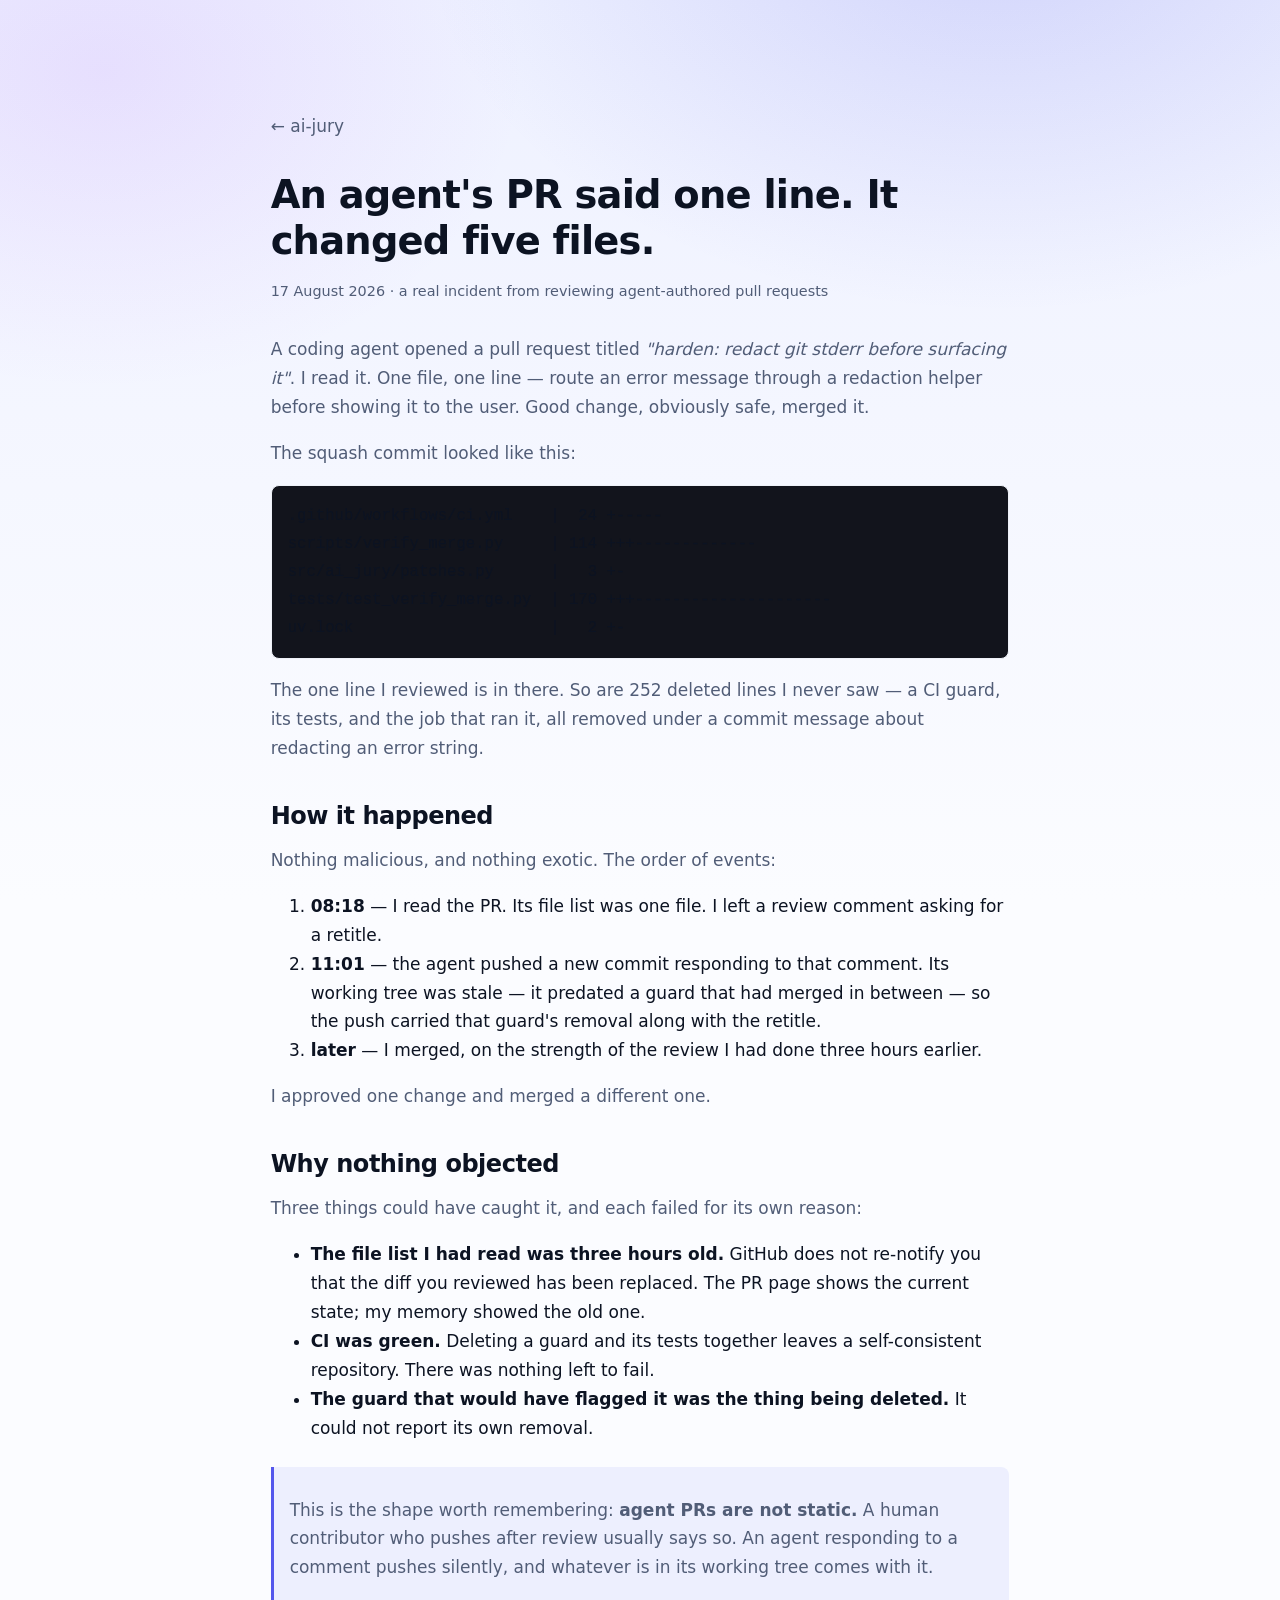
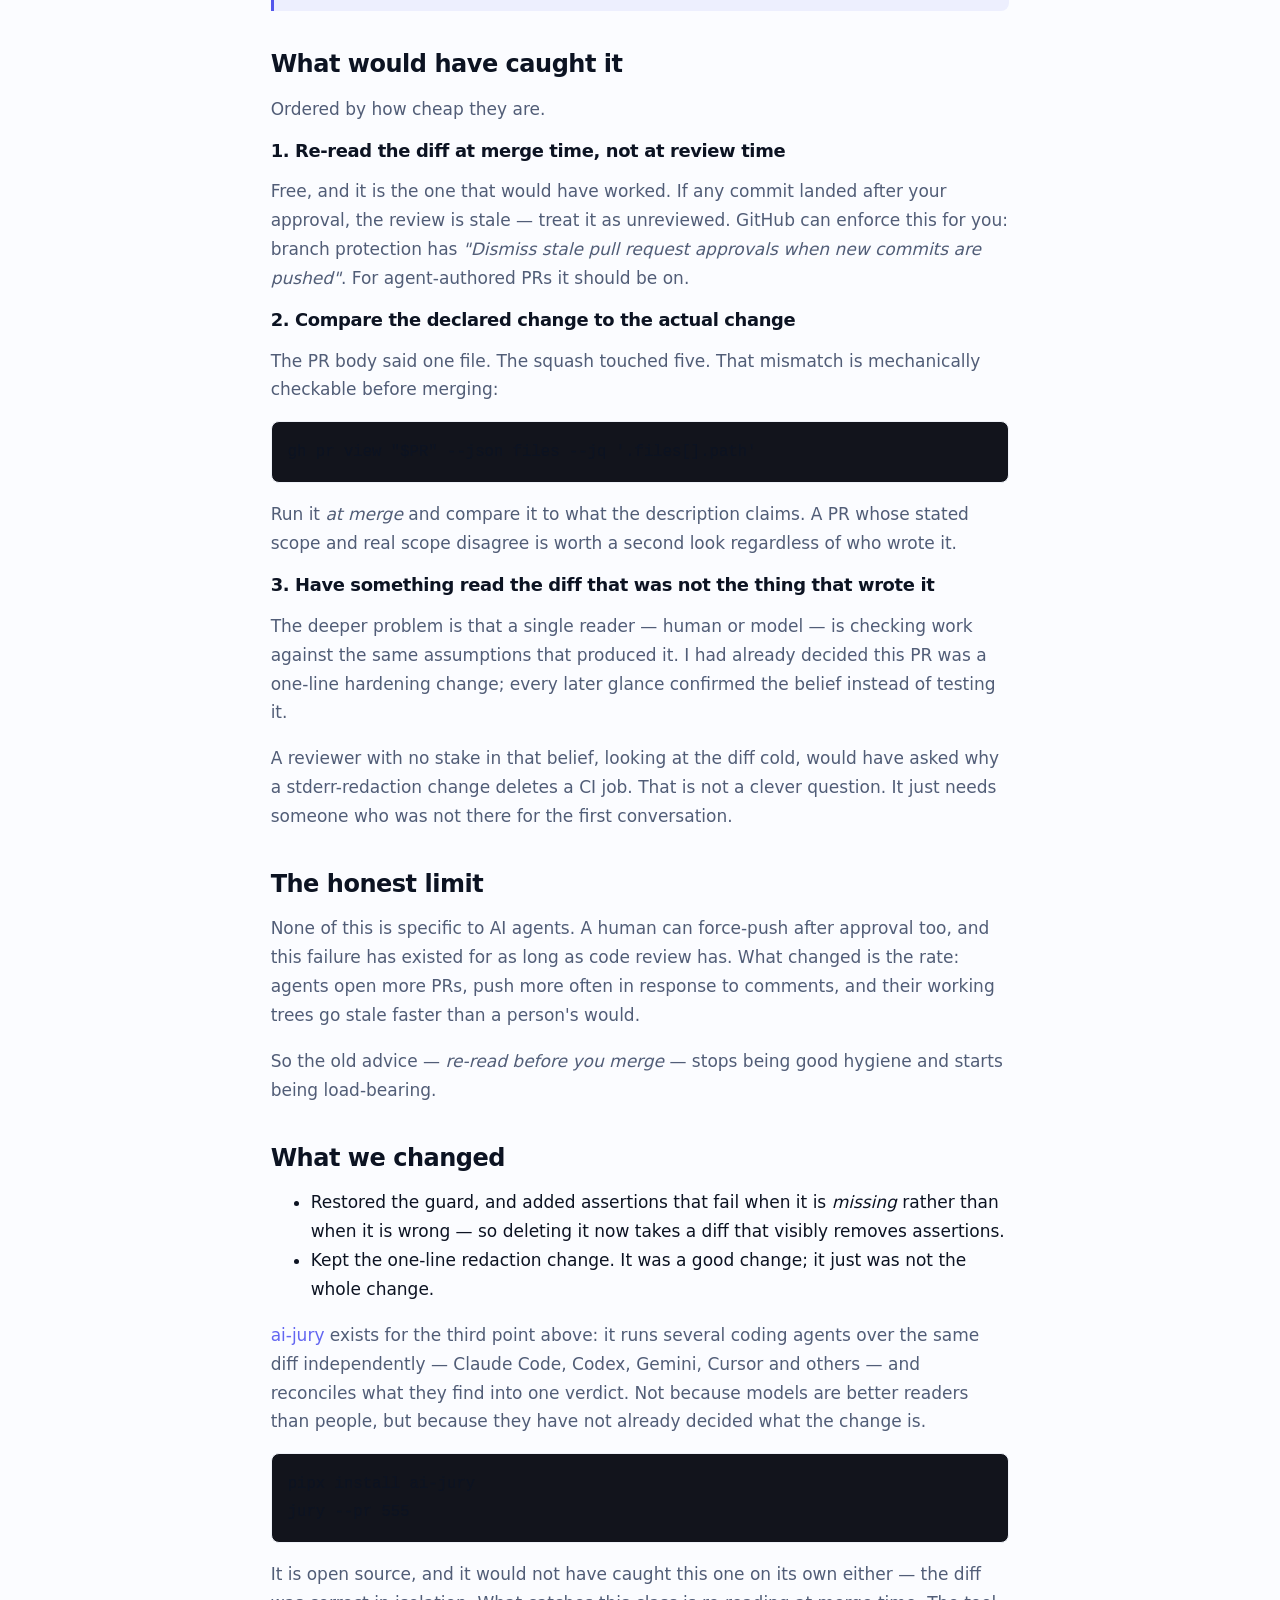
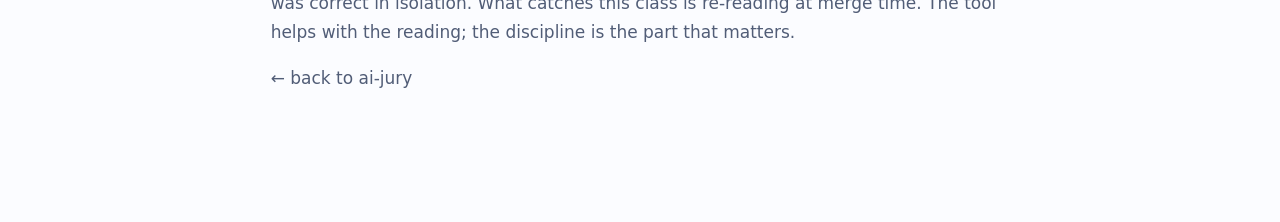
<file: website/agent-pr-said-one-line.html>
<!DOCTYPE html>
<html lang="en">
<head>
  <meta charset="utf-8" />
  <meta name="viewport" content="width=device-width, initial-scale=1" />
  <script>
    (function () {
      try { var __mq = matchMedia("(prefers-color-scheme: dark)"); document.documentElement.setAttribute("data-theme", localStorage.getItem("theme") || (__mq.matches ? "dark" : "light")); __mq.addEventListener("change", function (e) { if (!localStorage.getItem("theme")) document.documentElement.setAttribute("data-theme", e.matches ? "dark" : "light"); }); }
      catch (e) { document.documentElement.setAttribute("data-theme", "dark"); }
    })();
  </script>
  <title>An agent's PR said one line. It changed five files.</title>
  <meta name="description" content="An AI agent pushed after review and the squash carried a silent revert. What re-reading the diff before merge would have caught." />
  <meta name="keywords" content="ai agent pull request review, reviewing agent generated code, ai code review, agent pushed after approval, squash merge revert, multi agent code review, claude code review" />
  <meta name="author" content="Berkay Turancı" />
  <link rel="canonical" href="https://ai-jury.dev/agent-pr-said-one-line.html" />
  <meta name="robots" content="index, follow, max-snippet:-1, max-image-preview:large" />
  <meta property="og:type" content="article" />
  <meta property="og:title" content="An agent's PR said one line. It changed five files." />
  <meta property="og:description" content="An AI agent pushed after review and the squash carried a silent revert. What would have caught it." />
  <meta property="og:url" content="https://ai-jury.dev/agent-pr-said-one-line.html" />
  <meta name="twitter:card" content="summary_large_image" />
  <meta name="twitter:title" content="An agent's PR said one line. It changed five files." />
  <meta name="twitter:description" content="An AI agent pushed after review and the squash carried a silent revert. What would have caught it." />
  <link rel="icon" href="favicon.svg" type="image/svg+xml" />
  <link rel="stylesheet" href="styles.css" />
  <link rel="stylesheet" href="docs.css" />
  <script type="application/ld+json">
  {
    "@context": "https://schema.org",
    "@type": "TechArticle",
    "headline": "An agent's PR said one line. It changed five files.",
    "description": "An AI agent pushed after review and the squash carried a silent revert of unrelated work.",
    "datePublished": "2026-08-17",
    "author": { "@type": "Person", "name": "Berkay Turancı" },
    "mainEntityOfPage": "https://ai-jury.dev/agent-pr-said-one-line.html",
    "about": ["code review", "ai agents", "git", "continuous integration"]
  }
  </script>
  <style>
    .art-wrap { max-width: 72ch; margin: 0 auto; padding: 3rem 1.25rem 5rem; }
    .art-wrap h1 { font-size: clamp(1.7rem, 4vw, 2.4rem); line-height: 1.2; margin: 0 0 .75rem; }
    .art-wrap h2 { font-size: clamp(1.2rem, 2.4vw, 1.5rem); margin: 2.5rem 0 .75rem; }
    .art-wrap p, .art-wrap li { line-height: 1.7; }
    .art-wrap pre { overflow-x: auto; padding: 1rem; border-radius: 8px;
                    background: var(--bg-soft, #12141c); border: 1px solid var(--border-soft, #2a2f3d); }
    .art-wrap code { font-family: ui-monospace, SFMono-Regular, Menlo, monospace; font-size: .92em; }
    .art-meta { color: var(--muted); font-size: .9rem; margin-bottom: 2rem; }
    .art-callout { border-left: 3px solid var(--accent, #6366f1); padding: .75rem 1rem; margin: 1.5rem 0;
                   background: color-mix(in srgb, var(--accent, #6366f1) 8%, transparent); border-radius: 0 8px 8px 0; }
    .art-back { display: inline-block; margin-bottom: 2rem; color: var(--muted); text-decoration: none; }
    .art-back:hover { color: var(--accent, #6366f1); }
  </style>
  <!-- Cloudflare Web Analytics --><script defer src="https://static.cloudflareinsights.com/beacon.min.js" data-cf-beacon='{"token": "235dc1f9804f4bfb9d97d79d356328d7"}'></script>
</head>
<body>
<a href="#main-content" class="skip-to-content">Skip to content</a>
<main class="art-wrap" id="main-content" tabindex="-1">
  <a class="art-back" href="./">← ai-jury</a>

  <h1>An agent's PR said one line. It changed five files.</h1>
  <p class="art-meta">17 August 2026 · a real incident from reviewing agent-authored pull requests</p>

  <p>A coding agent opened a pull request titled <em>"harden: redact git stderr before surfacing it"</em>. I read it. One file, one line — route an error message through a redaction helper before showing it to the user. Good change, obviously safe, merged it.</p>

  <p>The squash commit looked like this:</p>

  <pre><code>.github/workflows/ci.yml    |  24 +-----
scripts/verify_merge.py     | 114 +++-------------
src/ai_jury/patches.py      |   3 +-
tests/test_verify_merge.py  | 170 +++---------------------
uv.lock                     |   2 +-</code></pre>

  <p>The one line I reviewed is in there. So are 252 deleted lines I never saw — a CI guard, its tests, and the job that ran it, all removed under a commit message about redacting an error string.</p>

  <h2>How it happened</h2>

  <p>Nothing malicious, and nothing exotic. The order of events:</p>

  <ol>
    <li><strong>08:18</strong> — I read the PR. Its file list was one file. I left a review comment asking for a retitle.</li>
    <li><strong>11:01</strong> — the agent pushed a new commit responding to that comment. Its working tree was stale — it predated a guard that had merged in between — so the push carried that guard's removal along with the retitle.</li>
    <li><strong>later</strong> — I merged, on the strength of the review I had done three hours earlier.</li>
  </ol>

  <p>I approved one change and merged a different one.</p>

  <h2>Why nothing objected</h2>

  <p>Three things could have caught it, and each failed for its own reason:</p>

  <ul>
    <li><strong>The file list I had read was three hours old.</strong> GitHub does not re-notify you that the diff you reviewed has been replaced. The PR page shows the current state; my memory showed the old one.</li>
    <li><strong>CI was green.</strong> Deleting a guard and its tests together leaves a self-consistent repository. There was nothing left to fail.</li>
    <li><strong>The guard that would have flagged it was the thing being deleted.</strong> It could not report its own removal.</li>
  </ul>

  <div class="art-callout">
    <p>This is the shape worth remembering: <strong>agent PRs are not static.</strong> A human contributor who pushes after review usually says so. An agent responding to a comment pushes silently, and whatever is in its working tree comes with it.</p>
  </div>

  <h2>What would have caught it</h2>

  <p>Ordered by how cheap they are.</p>

  <h3>1. Re-read the diff at merge time, not at review time</h3>

  <p>Free, and it is the one that would have worked. If any commit landed after your approval, the review is stale — treat it as unreviewed. GitHub can enforce this for you: branch protection has <em>"Dismiss stale pull request approvals when new commits are pushed"</em>. For agent-authored PRs it should be on.</p>

  <h3>2. Compare the declared change to the actual change</h3>

  <p>The PR body said one file. The squash touched five. That mismatch is mechanically checkable before merging:</p>

  <pre><code>gh pr view "$PR" --json files --jq '.files[].path'</code></pre>

  <p>Run it <em>at merge</em> and compare it to what the description claims. A PR whose stated scope and real scope disagree is worth a second look regardless of who wrote it.</p>

  <h3>3. Have something read the diff that was not the thing that wrote it</h3>

  <p>The deeper problem is that a single reader — human or model — is checking work against the same assumptions that produced it. I had already decided this PR was a one-line hardening change; every later glance confirmed the belief instead of testing it.</p>

  <p>A reviewer with no stake in that belief, looking at the diff cold, would have asked why a stderr-redaction change deletes a CI job. That is not a clever question. It just needs someone who was not there for the first conversation.</p>

  <h2>The honest limit</h2>

  <p>None of this is specific to AI agents. A human can force-push after approval too, and this failure has existed for as long as code review has. What changed is the rate: agents open more PRs, push more often in response to comments, and their working trees go stale faster than a person's would.</p>

  <p>So the old advice — <em>re-read before you merge</em> — stops being good hygiene and starts being load-bearing.</p>

  <h2>What we changed</h2>

  <ul>
    <li>Restored the guard, and added assertions that fail when it is <em>missing</em> rather than when it is wrong — so deleting it now takes a diff that visibly removes assertions.</li>
    <li>Kept the one-line redaction change. It was a good change; it just was not the whole change.</li>
  </ul>

  <p><a href="https://github.com/berkayturanci/ai-jury">ai-jury</a> exists for the third point above: it runs several coding agents over the same diff independently — Claude Code, Codex, Gemini, Cursor and others — and reconciles what they find into one verdict. Not because models are better readers than people, but because they have not already decided what the change is.</p>

  <pre><code>pipx install ai-jury
jury --pr 555</code></pre>

  <p>It is open source, and it would not have caught this one on its own either — the diff was correct in isolation. What catches this class is re-reading at merge time. The tool helps with the reading; the discipline is the part that matters.</p>

  <p><a class="art-back" href="./">← back to ai-jury</a></p>
</main>
</body>
</html>
</file>
<file: website/styles.css>
/* ============================================================
   ai-jury — site styles
   Tokens, theming (dark default + light), type, components.
   ============================================================ */

/* ---- Fonts loaded via <link> in <head> (preconnect + preload) -------- */

/* ---- Tokens: dark is the default --------------------------------------*/
:root {
  --bg:          #080b16;
  --bg-grad-a:   #0b1020;
  --bg-grad-b:   #0a0e1c;
  --surface:     #0f1526;
  --surface-2:   #141b30;
  --surface-3:   #1a2238;
  --border:      #25304b;
  --border-soft: #1b2438;
  --text:        #f3f6fc;
  --muted:       #9aa8c4;
  --faint:       #7c89a8;

  --accent:      #6366f1;
  --accent-2:    #818cf8;
  --accent-3:    #a5b4fc;
  --accent-soft: rgba(99,102,241,0.14);
  --accent-line: rgba(129,140,248,0.40);
  --green:       #10b981;
  --green-2:     #34d399;
  --amber:       #f59e0b;
  --red:         #ef4444;

  --c-claude: #d97757;
  --c-codex:  #10a37f;
  --c-agy:    #4285f4;
  --c-qwen:   #a855f7;
  --c-deepseek: #0066ff;
  --c-openrouter: #8b5cf6;
  --c-groq:   #f55036;
  --c-aider:  #ec4899;
  --c-cursor: #06b6d4;
  --c-grok:   #f43f5e;

  --shadow-lg: 0 30px 80px -20px rgba(0,0,0,0.7);
  --shadow-md: 0 14px 40px -12px rgba(0,0,0,0.55);
  --shadow-glow: 0 0 0 1px rgba(129,140,248,0.25), 0 20px 60px -20px rgba(99,102,241,0.55);

  --font-display: "Space Grotesk", ui-sans-serif, system-ui, sans-serif;
  --font-body: "IBM Plex Sans", ui-sans-serif, system-ui, -apple-system, sans-serif;
  --font-mono: "JetBrains Mono", ui-monospace, SFMono-Regular, Menlo, Consolas, monospace;

  --max: 1120px;
  --radius: 16px;
  --radius-sm: 10px;
}

:root[data-theme="light"] {
  --bg:          #fbfcff;
  --bg-grad-a:   #eef1ff;
  --bg-grad-b:   #f7f9ff;
  --surface:     #ffffff;
  --surface-2:   #f4f6fc;
  --surface-3:   #eef1f9;
  --border:      #e2e7f3;
  --border-soft: #eef1f8;
  --text:        #0c1322;
  --muted:       #515d77;
  --faint:       #5c6c87;

  --accent:      #5457ec;
  --accent-2:    #6366f1;
  --accent-3:    #4f46e5;
  --accent-soft: rgba(99,102,241,0.10);
  --accent-line: rgba(99,102,241,0.35);
  --green:       #059669;
  --green-2:     #047857;

  --shadow-lg: 0 30px 70px -24px rgba(40,52,98,0.28);
  --shadow-md: 0 14px 36px -14px rgba(40,52,98,0.20);
  --shadow-glow: 0 0 0 1px rgba(99,102,241,0.18), 0 18px 50px -18px rgba(99,102,241,0.35);
}

/* ---- Base ------------------------------------------------------------ */
* { box-sizing: border-box; }
html { scroll-behavior: smooth; overflow-x: clip; scroll-padding-top: 64px; }
@media (prefers-reduced-motion: reduce) { html { scroll-behavior: auto; } }

body {
  margin: 0;
  background: var(--bg);
  color: var(--text);
  font-family: var(--font-body);
  font-size: 17px;
  line-height: 1.65;
  -webkit-font-smoothing: antialiased;
  text-rendering: optimizeLegibility;
  overflow-x: clip;
  padding-top: 64px;
}

a { color: var(--accent-2); text-decoration: none; }
a:hover { color: var(--accent-3); }
:root[data-theme="light"] a:hover { color: var(--accent-3); }
/* buttons are <a>: keep their own text color on hover (beat the link-hover rule) */
a.btn.primary:hover, a.btn.primary { color: #fff; }
:root[data-theme="light"] a.btn.primary:hover { color: #fff; }
a.btn:hover, :root[data-theme="light"] a.btn:hover { color: var(--text); }
:root[data-theme="light"] a.btn.primary:hover, a.btn.primary:hover { color: #fff; }

h1, h2, h3 { font-family: var(--font-display); letter-spacing: -0.02em; line-height: 1.1; }
h2 { font-size: clamp(1.6rem, 3vw, 2.3rem); margin: 0 0 0.5rem; font-weight: 600; }
h3 { font-size: 1.12rem; margin: 0 0 0.4rem; font-weight: 600; }
p { color: var(--muted); }

code, pre, kbd { font-family: var(--font-mono); }

.wrap { max-width: var(--max); margin: 0 auto; padding: 0 1.5rem; }

/* decorative background glows */
body::before {
  content: "";
  position: fixed; inset: 0; z-index: -1; pointer-events: none;
  background:
    radial-gradient(60rem 40rem at 78% -8%, color-mix(in srgb, var(--accent) 18%, transparent), transparent 60%),
    radial-gradient(48rem 36rem at 8% 8%, color-mix(in srgb, var(--c-qwen) 12%, transparent), transparent 55%),
    linear-gradient(180deg, var(--bg-grad-a), var(--bg));
}

/* ---- Section reveal -------------------------------------------------- */
.reveal { opacity: 0; transform: translateY(22px); transition: opacity .7s cubic-bezier(.2,.7,.2,1), transform .7s cubic-bezier(.2,.7,.2,1); }
.reveal.in { opacity: 1 !important; transform: none !important; }
.reveal[data-d="1"] { transition-delay: .08s; }
.reveal[data-d="2"] { transition-delay: .16s; }
.reveal[data-d="3"] { transition-delay: .24s; }
.reveal[data-d="4"] { transition-delay: .32s; }
.reveal[data-d="5"] { transition-delay: .40s; }
@media (prefers-reduced-motion: reduce) {
  .reveal { opacity: 1; transform: none; transition: none; }
}

/* ---- Nav ------------------------------------------------------------- */
.nav {
  position: fixed; top: 0; left: 0; right: 0; z-index: 50;
  backdrop-filter: blur(14px);
  background: color-mix(in srgb, var(--bg) 72%, transparent);
  border-bottom: 1px solid transparent;
  transition: border-color .3s, background .3s, transform .35s cubic-bezier(.2,.7,.2,1);
}
.nav.nav-hidden { transform: translateY(-100%); }
.nav.scrolled { border-bottom-color: var(--border); }
.nav-inner { display: flex; align-items: center; justify-content: space-between; height: 64px; }
.brand { display: flex; align-items: center; gap: .55rem; font-family: var(--font-display); font-weight: 700; font-size: 1.12rem; color: var(--text); letter-spacing: -0.01em; }
.brand-link { display: inline-flex; align-items: center; gap: .55rem; color: var(--text); white-space: nowrap; }
.brand-link:hover { color: var(--text); }
.brand img { width: 30px; height: 30px; border-radius: 8px; display: block; }
.brand .ver {
  font-family: var(--font-mono); font-size: .67rem; font-weight: 700; letter-spacing: 0;
  padding: .12rem .5rem; border-radius: 999px; transform: translateY(-1px);
  background: linear-gradient(110deg, var(--accent-2), var(--c-qwen) 75%, var(--accent-2));
  -webkit-background-clip: text; background-clip: text; -webkit-text-fill-color: transparent; color: transparent;
  border: 1px solid var(--accent-line);
}
.brand .ver:hover { border-color: var(--accent-2); filter: brightness(1.12); }
.nav-links { display: flex; align-items: center; gap: 1.4rem; white-space: nowrap; }
.nav-link { color: var(--muted); font-size: .94rem; font-weight: 500; position: relative; white-space: nowrap; }
.nav-link::after { content: ""; position: absolute; left: 0; right: 100%; bottom: -4px; height: 2px; background: var(--accent-2); border-radius: 2px; transition: right .25s ease; }
.nav-link:hover { color: var(--text); }
.nav-link:hover::after { right: 0; }
@media (max-width: 680px) { .nav-link.hide-sm { display: none; } }

/* hamburger + mobile menu */
.icon-btn.nav-burger { display: none; }
.nav-burger .ic-close { display: none; }
.nav-burger.open .ic-open { display: none; }
.nav-burger.open .ic-close { display: block; }
.nav-mobile {
  display: none; flex-direction: column; gap: .1rem;
  padding: .5rem .9rem 1rem; border-top: 1px solid var(--border);
  background: color-mix(in srgb, var(--bg) 96%, transparent);
}
.nav-mobile.open { display: flex; }
.nav-mlink {
  padding: .8rem .4rem; color: var(--text); font-family: var(--font-display); font-weight: 600; font-size: 1.02rem;
  border-bottom: 1px solid var(--border-soft);
}
.nav-mlink:last-child { border-bottom: none; }
.nav-mlink:hover { color: var(--accent-2); }
@media (max-width: 680px) { .icon-btn.nav-burger { display: inline-flex; } }
@media (min-width: 681px) { .nav-mobile { display: none !important; } }

.icon-btn {
  width: 38px; height: 38px; border-radius: 10px; cursor: pointer; padding: 0;
  background: var(--surface-2); border: 1px solid var(--border); color: var(--muted);
  display: inline-flex; align-items: center; justify-content: center;
  transition: transform .2s, border-color .2s, color .2s;
}
.icon-btn:hover { color: var(--text); border-color: var(--accent-line); transform: translateY(-1px); }
.icon-btn svg { width: 18px; height: 18px; }
.theme-track .sun { display: none; }
:root[data-theme="light"] .theme-track .sun { display: block; }
:root[data-theme="light"] .theme-track .moon { display: none; }

/* ---- Keyboard Accessibility Global ------------------------------------- */
a:focus-visible, button:focus-visible, input:focus-visible, summary:focus-visible { outline: 2px solid var(--accent); outline-offset: 2px; border-radius: 4px; }

/* ---- Buttons --------------------------------------------------------- */
.icon-btn:focus-visible { border-radius: 10px; }
.brand .ver:focus-visible { border-radius: 999px; }
.btn:focus-visible { border-radius: 11px; }
.hi-copy:focus-visible, .code-copy:focus-visible, .copy-btn:focus-visible { border-radius: 8px; }
.int-modal-copy-btn:focus-visible { border-radius: 6px; }
.liveref:focus-visible { border-radius: var(--radius); }

.btn {
  display: inline-flex; align-items: center; gap: .5rem;
  padding: .72rem 1.3rem; border-radius: 11px; font-weight: 600; font-size: .96rem;
  border: 1px solid var(--border); color: var(--text); cursor: pointer;
  transition: transform .2s, border-color .2s, background .2s, box-shadow .2s;
  font-family: var(--font-body);
}
.btn:not(:disabled):hover { transform: translateY(-2px); border-color: var(--accent-line); }
.btn:disabled { opacity: 0.6; cursor: not-allowed; }
.btn.primary {
  background: linear-gradient(180deg, var(--accent-2), var(--accent));
  border-color: transparent; color: #fff;
  box-shadow: 0 10px 30px -10px rgba(99,102,241,.6);
}
.btn.primary:not(:disabled):hover { box-shadow: 0 16px 40px -10px rgba(99,102,241,.75); }
.btn.ghost { background: var(--surface-2); }
.btn svg { width: 17px; height: 17px; }

/* ---- Hero ------------------------------------------------------------ */
.hero { padding: clamp(3rem, 8vw, 6rem) 0 1rem; text-align: center; }
.eyebrow {
  display: inline-flex; align-items: center; gap: .5rem; margin: 0 auto 1.4rem;
  padding: .35rem .85rem .35rem .6rem; border-radius: 999px; white-space: nowrap;
  background: var(--surface-2); border: 1px solid var(--border);
  font-size: .8rem; color: var(--muted); font-weight: 500; max-width: 100%;
}
.eyebrow .pip { width: 7px; height: 7px; border-radius: 50%; background: var(--green); box-shadow: 0 0 0 0 color-mix(in srgb, var(--green) 55%, transparent); animation: pip-pulse 1.8s ease-out infinite; }
@keyframes pip-pulse {
  0% { box-shadow: 0 0 0 0 color-mix(in srgb, var(--green) 55%, transparent); }
  70% { box-shadow: 0 0 0 6px color-mix(in srgb, var(--green) 0%, transparent); }
  100% { box-shadow: 0 0 0 0 color-mix(in srgb, var(--green) 0%, transparent); }
}
@media (prefers-reduced-motion: reduce) { .eyebrow .pip { animation: none; box-shadow: 0 0 0 3px color-mix(in srgb, var(--green) 25%, transparent); } }
.eyebrow b { color: var(--text); font-weight: 600; }
.hero h1 {
  font-size: clamp(2.1rem, 5.4vw, 3.9rem); font-weight: 700; margin: 0 auto 1.1rem;
  max-width: 16ch; text-wrap: balance;
}
.hero h1 .grad {
  background: linear-gradient(110deg, var(--accent-2), var(--c-qwen) 70%, var(--accent-2));
  -webkit-background-clip: text; background-clip: text; color: transparent;
}
.lede { font-size: clamp(1.02rem, 1.8vw, 1.2rem); color: var(--muted); max-width: 56ch; margin: 0 auto 1.8rem; text-wrap: pretty; }
.lede strong { color: var(--text); font-weight: 600; }
.hero-install {
  display: inline-flex; align-items: center; gap: .7rem; margin: 0 auto 1.3rem;
  background: #070a14; border: 1px solid #20283d; border-radius: 12px; padding: .6rem .7rem .6rem 1rem;
  max-width: 100%; box-shadow: var(--shadow-md);
}
:root[data-theme="light"] .hero-install { background: #0f1526; border-color: #25304b; }
.hero-install .hi-prompt { color: var(--green-2); font-size: .95rem; flex: none; }
.hero-install code { font-family: var(--font-mono); color: #e7ecf7; font-size: .98rem; white-space: nowrap; }
.hi-copy {
  display: inline-flex; align-items: center; gap: .35rem; flex: none;
  background: #141b30; border: 1px solid #2a3650; color: #9aa8c4;
  border-radius: 8px; padding: .3rem .55rem; cursor: pointer;
  font-family: var(--font-mono); font-size: .74rem; line-height: 1; transition: color .2s, border-color .2s;
}
.hi-copy:hover { color: #fff; border-color: var(--accent-line); }
.hi-copy.done { color: var(--green-2); border-color: color-mix(in srgb, var(--green) 55%, transparent); }
.hi-copy svg { width: 13px; height: 13px; }
.cta { display: flex; gap: .8rem; justify-content: center; flex-wrap: wrap; margin-bottom: 1.4rem; }
.badges { display: flex; flex-wrap: wrap; justify-content: center; gap: .4rem; }
.badges img { height: 20px; display: block; }

/* ---- Pipeline (animated hero diagram) -------------------------------- */
.pipe-shell { margin: clamp(2rem, 5vw, 3.4rem) 0 0; }
/* PR / Issue mode tabs above the hero pipeline */
.pipe-tabs { display: inline-flex; gap: .3rem; margin-bottom: .9rem; padding: .25rem; border-radius: 12px; background: var(--surface-2); border: 1px solid var(--border); }
.pipe-tab { font-family: var(--font-display); font-weight: 600; font-size: .82rem; color: var(--muted); background: transparent; border: 0; padding: .35rem .9rem; border-radius: 9px; cursor: pointer; transition: color .2s, background .2s, box-shadow .2s; }
.pipe-tab:hover { color: var(--text); }
.pipe-tab.on { color: var(--text); background: var(--surface); box-shadow: 0 1px 3px rgba(0,0,0,.18); }
.pipe-tab:focus-visible { outline: 2px solid var(--accent); outline-offset: 2px; border-radius: 9px; }
.pipe {
  position: relative; border-radius: 22px; padding: 2rem 1.5rem 1.6rem;
  background:
    radial-gradient(120% 120% at 50% -10%, color-mix(in srgb, var(--accent) 12%, transparent), transparent 55%),
    var(--surface);
  border: 1px solid var(--border);
  box-shadow: var(--shadow-lg);
  overflow: hidden;
}
.pipe::after {
  content: ""; position: absolute; inset: 0; pointer-events: none; border-radius: 22px;
  background: linear-gradient(180deg, rgba(255,255,255,.04), transparent 30%);
}
.pipe-cap { display: flex; align-items: center; justify-content: space-between; gap: 1rem; margin-bottom: 1.4rem; }
.pipe-cap .ttl { font-family: var(--font-mono); font-size: .8rem; color: var(--faint); }
.pipe-legend { display: flex; gap: .9rem; flex-wrap: wrap; font-size: .78rem; color: var(--muted); }
.pipe-legend span { display: inline-flex; align-items: center; gap: .35rem; }

.pipe-flow {
  display: flex; flex-wrap: wrap; align-items: center; justify-content: center; gap: .45rem;
}
.pipe-flow .stage-panel { flex: 0 1 244px; }
@media (max-width: 940px) {
  .pipe-flow { flex-direction: column; align-items: stretch; gap: .55rem; }
  .pipe-flow .stage, .pipe-flow .stage-panel { width: 100%; max-width: 360px; margin: 0 auto; flex: none; }
  .pipe-flow .conn { transform: rotate(90deg); width: 26px; align-self: center; }
}

.stage {
  background: var(--surface-2); border: 1px solid var(--border); border-radius: 14px;
  padding: .8rem .9rem; min-width: 92px; text-align: center; position: relative;
  transition: border-color .4s, box-shadow .4s, transform .4s, background .4s;
}
.stage .s-label { font-size: .68rem; text-transform: uppercase; letter-spacing: .08em; color: var(--faint); font-weight: 600; margin-bottom: .25rem; font-family: var(--font-mono); }
.stage .s-main { font-family: var(--font-display); font-weight: 600; font-size: .98rem; }
.stage .s-sub { font-size: .72rem; color: var(--muted); margin-top: .1rem; }
.stage.lit { border-color: var(--accent-line); box-shadow: var(--shadow-glow); transform: translateY(-2px); }
.stage.chair.lit .s-main { color: var(--accent-2); }
.rev-chip { transition: opacity .4s, filter .4s, border-color .35s, box-shadow .35s, transform .35s; }
.rev-chip.muted { opacity: .26; filter: saturate(.35); }
.stage.skipped .s-main { color: var(--faint); }
.stage.skipped .s-label { opacity: .7; }
.stage-verdict.lit { border-color: color-mix(in srgb, var(--green) 60%, transparent); box-shadow: 0 0 0 1px color-mix(in srgb, var(--green) 40%, transparent), 0 18px 50px -18px color-mix(in srgb, var(--green) 55%, transparent); }
.stage-verdict.changed.lit { border-color: color-mix(in srgb, var(--red) 60%, transparent); box-shadow: 0 0 0 1px color-mix(in srgb, var(--red) 40%, transparent), 0 18px 50px -18px color-mix(in srgb, var(--red) 55%, transparent); }
.stage-verdict.needsinfo.lit { border-color: color-mix(in srgb, var(--amber) 60%, transparent); box-shadow: 0 0 0 1px color-mix(in srgb, var(--amber) 40%, transparent), 0 18px 50px -18px color-mix(in srgb, var(--amber) 55%, transparent); }
.stage-verdict.unclear.lit { border-color: var(--accent-line); box-shadow: var(--shadow-glow); }

.stage-in .s-main { color: var(--text); }
.stage-chair { border-color: color-mix(in srgb, var(--accent) 40%, var(--border)); }
.stage-verdict { border-color: color-mix(in srgb, var(--green) 40%, var(--border)); width: 184px; min-width: 184px; }
.verdict-badge {
  display: inline-flex; align-items: center; gap: .3rem; font-family: var(--font-display); font-weight: 700;
  font-size: .8rem; padding: .25rem .5rem; border-radius: 8px; margin-top: .15rem; white-space: nowrap;
  transition: color .3s, background .3s;
}
.verdict-badge.pending { color: var(--faint); background: var(--surface-3); font-weight: 600; }
.verdict-badge.pending::before { content: ""; width: 6px; height: 6px; border-radius: 50%; background: var(--faint); animation: vpulse 1s ease-in-out infinite; }
@keyframes vpulse { 50% { opacity: .3; } }
.verdict-badge.pop { animation: vpop .5s cubic-bezier(.2,1.4,.4,1); }
@keyframes vpop { 0% { transform: scale(.8); } 60% { transform: scale(1.08); } 100% { transform: scale(1); } }
.verdict-badge.approve { color: var(--green-2); background: color-mix(in srgb, var(--green) 16%, transparent); }
.verdict-badge.changes { color: #fca5a5; background: rgba(239,68,68,.15); }
:root[data-theme="light"] .verdict-badge.changes { color: #b91c1c; }
/* issue-mode verdicts: READY (green) · NEEDS-INFO (red) · UNCLEAR (amber) */
.verdict-badge.ready { color: var(--green-2); background: color-mix(in srgb, var(--green) 16%, transparent); }
.verdict-badge.needsinfo { color: var(--amber); background: color-mix(in srgb, var(--amber) 16%, transparent); }
:root[data-theme="light"] .verdict-badge.needsinfo { color: #b45309; }
.verdict-badge.unclear { color: var(--accent-2); background: var(--accent-soft); }
.v-fin { display: block; font-size: 1.8rem; font-weight: 700; color: var(--accent-2);
  margin-bottom: .2rem; font-family: var(--font-display);
}

/* ---- Integrations & Ecosystem Section --------------------------------- */
.integration-filters {
  display: flex;
  flex-wrap: wrap;
  justify-content: center;
  gap: 0.5rem;
  margin: 0 auto 1.5rem auto;
  padding: 0.35rem;
  background: var(--surface);
  border: 1px solid var(--border);
  border-radius: 999px;
  width: fit-content;
  max-width: 100%;
  box-sizing: border-box;
}
.int-pill {
  background: transparent;
  border: 1px solid transparent;
  color: var(--muted);
  font-family: var(--font-body);
  font-size: 0.88rem;
  font-weight: 500;
  padding: 0.45rem 1.1rem;
  border-radius: 999px;
  cursor: pointer;
  display: inline-flex;
  align-items: center;
  gap: 0.45rem;
  transition: all 0.2s ease;
}
.int-pill:hover {
  color: var(--text);
  background: var(--surface-2);
}
.int-pill:focus-visible {
  border-radius: 999px;
}
.int-pill.active {
  background: linear-gradient(180deg, var(--accent-2), var(--accent));
  color: #fff;
  font-weight: 600;
  box-shadow: 0 4px 14px -4px rgba(99, 102, 241, 0.6);
}
.int-pill .pill-count {
  font-size: 0.72rem;
  background: rgba(0, 0, 0, 0.2);
  padding: 0.1rem 0.45rem;
  border-radius: 999px;
  font-family: var(--font-mono);
}
:root[data-theme="light"] .int-pill .pill-count {
  background: rgba(255, 255, 255, 0.3);
}

.integration-search-bar {
  display: flex;
  align-items: center;
  gap: 0.75rem;
  background: var(--surface);
  border: 1px solid var(--border);
  border-radius: 12px;
  padding: 0.65rem 1rem;
  margin-bottom: 2rem;
  transition: border-color 0.2s, box-shadow 0.2s;
  max-width: 100%;
  box-sizing: border-box;
}
.integration-search-bar:focus-within {
  border-color: var(--accent);
  box-shadow: 0 0 0 3px var(--accent-soft);
}
.integration-search-bar svg {
  color: var(--faint);
  flex: none;
}
.integration-search-bar input {
  flex: 1;
  background: transparent;
  border: none;
  color: var(--text);
  font-family: var(--font-body);
  font-size: 0.95rem;
  outline: none;
  min-width: 0;
}
.integration-search-bar input::placeholder {
  color: var(--faint);
}
.integration-search-bar .search-kbd {
  font-family: var(--font-mono);
  font-size: 0.72rem;
  padding: 0.12rem 0.45rem;
  border-radius: 5px;
  background: var(--surface-2);
  color: var(--muted);
  border: 1px solid var(--border);
  box-shadow: inset 0 -1px 0 rgba(0, 0, 0, 0.2);
  line-height: 1.2;
  user-select: none;
  flex: none;
}
.integration-search-bar .search-hint {
  font-size: 0.8rem;
  color: var(--faint);
  font-family: var(--font-mono);
  white-space: nowrap;
}

.integration-grid {
  display: grid;
  grid-template-columns: repeat(3, 1fr);
  gap: 1.1rem;
  width: 100%;
  box-sizing: border-box;
}
@media (max-width: 960px) {
  .integration-grid {
    grid-template-columns: repeat(2, 1fr);
    gap: 0.9rem;
  }
}
@media (max-width: 768px) {
  .integration-filters {
    display: flex;
    flex-wrap: nowrap;
    justify-content: flex-start;
    overflow-x: auto;
    -webkit-overflow-scrolling: touch;
    scrollbar-width: none;
    border-radius: 14px;
    width: 100%;
    padding: 0.35rem 0.45rem;
    gap: 0.35rem;
    margin: 0 0 1.25rem 0;
  }
  .integration-filters::-webkit-scrollbar {
    display: none;
  }
  .int-pill {
    flex: none;
    padding: 0.38rem 0.85rem;
    font-size: 0.82rem;
    white-space: nowrap;
  }
  .integration-search-bar {
    padding: 0.55rem 0.85rem;
    margin-bottom: 1.5rem;
  }
  .integration-search-bar .search-hint {
    display: none;
  }
}
@media (max-width: 580px) {
  .integration-grid {
    grid-template-columns: 1fr;
    gap: 0.75rem;
  }
}

.int-card {
  position: relative;
  display: flex;
  align-items: center;
  gap: 0.85rem;
  background: var(--surface);
  border: 1px solid var(--border);
  border-radius: 14px;
  padding: 0.95rem 1.05rem;
  cursor: pointer;
  text-align: left;
  transition: transform 0.2s cubic-bezier(0.16, 1, 0.3, 1), border-color 0.2s, box-shadow 0.2s, background 0.2s;
  user-select: none;
  min-width: 0;
  max-width: 100%;
  box-sizing: border-box;
}
.int-card:hover {
  transform: translateY(-3px);
  border-color: var(--accent-line);
  box-shadow: var(--shadow-md);
  background: var(--surface-2);
}
.int-card:active {
  transform: translateY(-1px);
}
.int-card:focus-visible {
  outline: 2px solid var(--accent);
  outline-offset: 2px;
}
.int-icon-wrap {
  width: 44px;
  height: 44px;
  border-radius: 12px;
  display: grid;
  place-items: center;
  background: var(--surface-2);
  border: 1px solid var(--border);
  flex: none;
  overflow: hidden;
  transition: border-color 0.2s, transform 0.2s;
  padding: 7px;
  box-sizing: border-box;
}
.int-icon-wrap img {
  width: 100%;
  height: 100%;
  object-fit: contain;
  display: block;
}
.int-icon-wrap svg {
  width: 24px;
  height: 24px;
  display: block;
}
.int-card:hover .int-icon-wrap {
  border-color: var(--accent-2);
  transform: scale(1.05);
}
.int-card-body {
  flex: 1;
  min-width: 0;
}
.int-card-header {
  display: flex;
  align-items: center;
  justify-content: space-between;
  gap: 0.4rem;
  margin-bottom: 0.15rem;
}
.int-card-name {
  font-size: 0.94rem;
  font-weight: 600;
  color: var(--text);
  white-space: nowrap;
  overflow: hidden;
  text-overflow: ellipsis;
}
.int-card-sub {
  font-size: 0.76rem;
  color: var(--muted);
  white-space: nowrap;
  overflow: hidden;
  text-overflow: ellipsis;
}
.int-badge {
  font-size: 0.65rem;
  padding: 0.08rem 0.42rem;
  border-radius: 999px;
  font-weight: 500;
  white-space: nowrap;
  background: var(--surface-3);
  color: var(--muted);
  border: 1px solid var(--border);
}
.int-badge.accent {
  background: var(--accent-soft);
  color: var(--accent-3);
  border-color: var(--accent-line);
}
.int-badge.green {
  background: rgba(16, 185, 129, 0.12);
  color: var(--green-2);
  border-color: var(--green);
}
/* Same colour as the builder's tag (#859): a bring-your-own CLI seat is not "safe". */
.int-badge.unsandboxed {
  background: #b91c1c;
  color: #fff;
  border-color: #b91c1c;
  font-weight: 600;
}

/* Modal Dialog */
.int-modal-backdrop {
  position: fixed;
  inset: 0;
  background: rgba(4, 7, 16, 0.82);
  backdrop-filter: blur(8px);
  -webkit-backdrop-filter: blur(8px);
  z-index: 9999;
  display: flex;
  align-items: center;
  justify-content: center;
  padding: 1.5rem;
  opacity: 0;
  pointer-events: none;
  transition: opacity 0.25s ease;
  box-sizing: border-box;
}
.int-modal-backdrop.open {
  opacity: 1;
  pointer-events: auto;
}
.int-modal-box {
  background: var(--surface);
  border: 1px solid var(--border);
  border-radius: var(--radius);
  max-width: 580px;
  width: 100%;
  padding: 1.75rem;
  box-shadow: var(--shadow-lg);
  transform: scale(0.96) translateY(10px);
  transition: transform 0.25s cubic-bezier(0.16, 1, 0.3, 1);
  position: relative;
  max-height: 90vh;
  overflow-y: auto;
  box-sizing: border-box;
}
.int-modal-backdrop.open .int-modal-box {
  transform: scale(1) translateY(0);
}
.int-modal-close {
  position: absolute;
  top: 1.2rem;
  right: 1.2rem;
  background: var(--surface-2);
  border: 1px solid var(--border);
  color: var(--muted);
  width: 32px;
  height: 32px;
  border-radius: 50%;
  display: grid;
  place-items: center;
  cursor: pointer;
  transition: background 0.2s, color 0.2s;
  font-size: 0.9rem;
}
.int-modal-close:hover {
  background: var(--surface-3);
  color: var(--text);
}
.int-modal-close:focus-visible {
  border-radius: 50%;
}
.int-modal-header {
  display: flex;
  align-items: center;
  gap: 1rem;
  margin-bottom: 1.5rem;
  padding-right: 2.5rem;
}
.int-modal-icon {
  width: 52px;
  height: 52px;
  border-radius: 12px;
  display: grid;
  place-items: center;
  background: var(--surface-2);
  border: 1px solid var(--border);
  flex: none;
  overflow: hidden;
  padding: 8px;
  box-sizing: border-box;
}
.int-modal-icon img {
  width: 100%;
  height: 100%;
  object-fit: contain;
  display: block;
}
.int-modal-icon svg {
  width: 28px;
  height: 28px;
  display: block;
}
.int-modal-title-wrap {
  flex: 1;
  min-width: 0;
}
.int-modal-name {
  font-size: 1.25rem;
  font-weight: 700;
  color: var(--text);
  margin-bottom: 0.2rem;
}
.int-modal-vendor {
  font-size: 0.85rem;
  color: var(--muted);
}
.int-modal-desc {
  font-size: 0.92rem;
  line-height: 1.55;
  color: var(--text);
  margin-bottom: 1.5rem;
  padding-bottom: 1.25rem;
  border-bottom: 1px solid var(--border);
}
.int-modal-section-label {
  font-size: 0.76rem;
  font-weight: 600;
  text-transform: uppercase;
  letter-spacing: 0.05em;
  color: var(--muted);
  margin-bottom: 0.5rem;
}
.int-modal-code-wrap {
  position: relative;
  margin-bottom: 1.25rem;
  max-width: 100%;
  min-width: 0;
}
.int-modal-code {
  margin: 0;
  padding: 0.85rem 1rem;
  background: var(--surface-2);
  border-radius: 8px;
  font-family: var(--font-mono);
  font-size: 0.82rem;
  color: var(--text);
  overflow-x: auto;
  white-space: pre;
  border: 1px solid var(--border);
  box-sizing: border-box;
  max-width: 100%;
}
.int-modal-copy-btn {
  position: absolute;
  top: 0.5rem;
  right: 0.5rem;
  background: var(--surface-3);
  border: 1px solid var(--border);
  color: var(--text);
  font-size: 0.75rem;
  font-family: var(--font-body);
  font-weight: 500;
  padding: 0.3rem 0.65rem;
  border-radius: 6px;
  cursor: pointer;
  transition: all 0.2s ease;
}
.int-modal-copy-btn:hover {
  background: var(--accent);
  color: #fff;
  border-color: var(--accent);
}
.int-modal-copy-btn.copied {
  background: var(--green);
  color: #fff;
  border-color: var(--green);
}

@media (max-width: 600px) {
  .int-modal-backdrop {
    padding: 0.75rem;
  }
  .int-modal-box {
    padding: 1.25rem 1rem;
    border-radius: 14px;
    max-height: 88vh;
  }
  .int-modal-header {
    margin-bottom: 1.1rem;
    padding-right: 2rem;
  }
  .int-modal-icon {
    width: 44px;
    height: 44px;
  }
  .int-modal-icon svg {
    width: 24px;
    height: 24px;
  }
  .int-modal-name {
    font-size: 1.15rem;
  }
}

.v-findings { font-size: .68rem; color: var(--muted); margin-top: .25rem; font-family: var(--font-mono); }
.v-findings .sev-dot { display: inline-block; width: 6px; height: 6px; border-radius: 50%; background: var(--red); margin-right: .3rem; vertical-align: middle; }

/* reviewer panel column */
.stage-panel { display: flex; flex-direction: column; gap: .4rem; padding: .55rem; }
.rev-chip {
  display: flex; align-items: center; gap: .5rem; padding: .42rem .6rem; border-radius: 10px;
  background: var(--surface); border: 1px solid var(--border); font-size: .84rem; font-weight: 500;
  white-space: nowrap; transition: border-color .35s, box-shadow .35s, transform .35s, opacity .35s;
}
.rev-chip .dot { width: 9px; height: 9px; border-radius: 50%; flex: none; }
.rev-chip .rname { font-family: var(--font-display); white-space: nowrap; }
.rev-chip .rcmd { margin-left: auto; font-family: var(--font-mono); font-size: .66rem; color: var(--faint); white-space: nowrap; }
.rev-chip.lit { transform: translateX(2px); }
.rev-chip[data-rev="claude"].lit { border-color: var(--c-claude); box-shadow: 0 0 0 1px var(--c-claude), 0 8px 20px -10px var(--c-claude); }
.rev-chip[data-rev="codex"].lit  { border-color: var(--c-codex);  box-shadow: 0 0 0 1px var(--c-codex),  0 8px 20px -10px var(--c-codex); }
.rev-chip[data-rev="agy"].lit    { border-color: var(--c-agy);    box-shadow: 0 0 0 1px var(--c-agy),    0 8px 20px -10px var(--c-agy); }
.rev-chip[data-rev="qwen"].lit   { border-color: var(--c-qwen);   box-shadow: 0 0 0 1px var(--c-qwen),   0 8px 20px -10px var(--c-qwen); }
.rev-chip[data-rev="deepseek"].lit { border-color: var(--c-deepseek); box-shadow: 0 0 0 1px var(--c-deepseek), 0 8px 20px -10px var(--c-deepseek); }
.rev-chip[data-rev="openrouter"].lit { border-color: var(--c-openrouter); box-shadow: 0 0 0 1px var(--c-openrouter), 0 8px 20px -10px var(--c-openrouter); }
.rev-chip[data-rev="groq"].lit   { border-color: var(--c-groq);   box-shadow: 0 0 0 1px var(--c-groq),   0 8px 20px -10px var(--c-groq); }
.rev-chip[data-rev="aider"].lit  { border-color: var(--c-aider);  box-shadow: 0 0 0 1px var(--c-aider),  0 8px 20px -10px var(--c-aider); }
.rev-chip[data-rev="cursor"].lit { border-color: var(--c-cursor); box-shadow: 0 0 0 1px var(--c-cursor), 0 8px 20px -10px var(--c-cursor); }
.rev-chip[data-rev="grok"].lit   { border-color: var(--c-grok);   box-shadow: 0 0 0 1px var(--c-grok),   0 8px 20px -10px var(--c-grok); }
.rev-tag { margin-left: auto; font-size: .6rem; color: var(--green-2); border: 1px solid var(--green); border-radius: 999px; padding: 0 .35rem; }

.dot.d-claude { background: var(--c-claude); } .dot.d-codex { background: var(--c-codex); }
.dot.d-agy { background: var(--c-agy); } .dot.d-qwen { background: var(--c-qwen); }
.dot.d-deepseek { background: var(--c-deepseek); } .dot.d-openrouter { background: var(--c-openrouter); }
.dot.d-groq { background: var(--c-groq); } .dot.d-aider { background: var(--c-aider); }
.dot.d-cursor { background: var(--c-cursor); } .dot.d-grok { background: var(--c-grok); }

/* connectors */
.conn { position: relative; height: 2px; min-width: 26px; background: var(--border); border-radius: 2px; align-self: center; overflow: visible; }
.conn.v { } /* vertical handled in mobile */
.conn .spark {
  position: absolute; top: 50%; left: 0; width: 7px; height: 7px; border-radius: 50%;
  background: var(--accent-2); box-shadow: 0 0 10px 2px var(--accent-2);
  transform: translate(-50%, -50%); opacity: 0;
}
.conn.flow .spark { animation: spark-run var(--spark-dur, .72s) ease-in-out; }
@keyframes spark-run {
  0% { left: 0; opacity: 0; }
  15% { opacity: 1; }
  85% { opacity: 1; }
  100% { left: 100%; opacity: 0; }
}
.debate-mark { font-family: var(--font-mono); color: var(--faint); font-size: .9rem; text-align: center; transition: color .35s, opacity .35s; }
.debate-mark.lit { color: var(--accent-2); }

/* ---- Section scaffolding -------------------------------------------- */
section { padding: clamp(3rem, 7vw, 5rem) 0; }
/* anchor offset so sticky-nav jumps don't hide the heading */
section[id], [id="top"] { scroll-margin-top: 84px; }
.sec-head { max-width: 64ch; margin-bottom: 2rem; }
.sec-head.wide { max-width: 88ch; }
.sec-head.wide p { font-size: 1.12rem; }
.sec-kicker { font-family: var(--font-mono); font-size: .78rem; letter-spacing: .04em; color: var(--accent-2); text-transform: uppercase; margin: 0 0 .6rem; font-weight: 500; }
.sec-head p { font-size: 1.05rem; }

/* ---- Steps (how it works) ------------------------------------------- */
.steps { display: grid; grid-template-columns: repeat(2, 1fr); gap: 1rem; }
@media (max-width: 720px) { .steps { grid-template-columns: 1fr; } }
.step {
  position: relative; padding: 1.4rem 1.4rem 1.4rem 1.5rem; border-radius: var(--radius);
  background: var(--surface); border: 1px solid var(--border); overflow: hidden;
  transition: border-color .3s, transform .3s, box-shadow .3s;
}
.step:hover { border-color: var(--accent-line); transform: translateY(-3px); box-shadow: var(--shadow-md); }
.step .num { font-family: var(--font-display); font-weight: 700; font-size: 2.4rem; color: var(--accent-2); opacity: .9; position: absolute; top: .4rem; right: 1rem; line-height: 1; }
.step .step-k { font-family: var(--font-mono); font-size: .72rem; color: var(--accent-2); text-transform: uppercase; letter-spacing: .06em; }
.step h3 { margin: .35rem 0 .5rem; }
.step p { font-size: .95rem; margin: 0; }
.step .bar { position: absolute; left: 0; top: 0; bottom: 0; width: 3px; background: linear-gradient(var(--accent-2), var(--accent)); opacity: .5; }

/* 3-step quickstart */
.steps3 { display: grid; grid-template-columns: repeat(3, 1fr); gap: 1rem; counter-reset: s3; }
@media (max-width: 760px) { .steps3 { grid-template-columns: 1fr; } }
.step3 {
  position: relative; padding: 1.4rem; border-radius: var(--radius);
  background: var(--surface); border: 1px solid var(--border);
  display: flex; flex-direction: column; gap: .55rem;
  transition: transform .3s, border-color .3s, box-shadow .3s;
}
.step3:hover { transform: translateY(-3px); border-color: var(--accent-line); box-shadow: var(--shadow-md); }
.s3-n {
  width: 34px; height: 34px; border-radius: 9px; display: grid; place-items: center;
  font-family: var(--font-display); font-weight: 700; font-size: 1.05rem; color: #fff;
  background: linear-gradient(180deg, var(--accent-2), var(--accent)); box-shadow: 0 8px 20px -8px rgba(99,102,241,.6);
}
.s3-k { font-family: var(--font-mono); font-size: .72rem; text-transform: uppercase; letter-spacing: .07em; color: var(--accent-2); }
.s3-cmd {
  display: block; font-family: var(--font-mono); font-size: .92rem; color: var(--text);
  background: var(--surface-2); border: 1px solid var(--border); border-radius: 9px; padding: .55rem .7rem; white-space: nowrap; overflow-x: auto;
}
.step3 p { font-size: .9rem; margin: 0; }
.step3 p code { background: var(--accent-soft); color: var(--accent-3); padding: .04rem .32rem; border-radius: 5px; font-size: .82rem; }

/* ---- Demo ------------------------------------------------------------ */
.demo-grid { display: grid; grid-template-columns: 300px 1fr; gap: 1.4rem; align-items: stretch; }
@media (max-width: 860px) {
  .demo-grid { grid-template-columns: 1fr; }
  /* single column: no neighbour to match, so cap the preview again */
  .stage-card { display: block; }
  .toml { flex: none; max-height: 380px; }
}
.panel {
  background: var(--surface); border: 1px solid var(--border); border-radius: var(--radius); padding: 1.2rem;
}
.fieldset { border: none; padding: 0; margin: 0 0 1.2rem; }
.fieldset:last-child { margin-bottom: 0; }
.legend { font-family: var(--font-mono); font-size: .72rem; text-transform: uppercase; letter-spacing: .07em; color: var(--faint); margin-bottom: .55rem; }
.opt {
  display: flex; align-items: center; gap: .6rem; padding: .5rem .6rem; border-radius: 10px; cursor: pointer;
  font-size: .92rem; border: 1px solid transparent; transition: background .2s, border-color .2s;
}
.opt:hover { background: var(--surface-2); }
.opt:has(input:checked) { background: var(--accent-soft); border-color: var(--accent-line); }
.opt input { accent-color: var(--accent); width: 16px; height: 16px; cursor: pointer; }
.opt .dot { width: 10px; height: 10px; border-radius: 50%; flex: none; }
.opt .tag { margin-left: auto; font-size: .66rem; color: var(--green-2); border: 1px solid var(--green); border-radius: 999px; padding: .02rem .42rem; }
.opt .tag.opt-hint { color: #fff; background: var(--amber); border-color: var(--amber); font-weight: 700; }
/* A bring-your-own CLI seat runs with your permissions (#859): said in a colour that does not read as "safe". */
.opt .tag.unsandboxed { color: #fff; background: #b91c1c; border-color: #b91c1c; font-weight: 600; }
.opt .tag.accent {
  color: #fff; background: linear-gradient(180deg, var(--accent-2), var(--accent));
  border-color: transparent; white-space: nowrap; font-size: .68rem; font-weight: 600;
  padding: .12rem .5rem; box-shadow: 0 4px 12px -4px rgba(99,102,241,.6);
}
/* Both rules are gated on :has() so a browser without it keeps the native ring
   rather than losing the focus indicator to the outline:none below. */
.opt:has(input:focus-visible) { outline: 2px solid var(--accent); outline-offset: 2px; }
.opt:has(input:focus-visible) input:focus-visible { outline: none; }
.opt.disabled { opacity: .6; cursor: not-allowed; }
.fieldset.disabled { opacity: .5; }
.fieldset.disabled .opt { cursor: not-allowed; }
.opt.disabled input, .fieldset.disabled .opt input { cursor: not-allowed; }
#opt-auto { white-space: nowrap; }

.stage-card { background: var(--surface); border: 1px solid var(--border); border-radius: var(--radius); padding: 1.2rem; display: flex; flex-direction: column; }
.flow-note { font-size: .9rem; color: var(--muted); margin: 1rem 0 .8rem; min-height: 1.3em; font-family: var(--font-mono); }

/* code blocks */
.code {
  background: var(--surface-2); border: 1px solid var(--border); border-radius: 12px;
  padding: 1.1rem 1.2rem; overflow: auto; margin: 0;
  font-size: .86rem; line-height: 1.7; color: var(--text);
}
.code .cm { color: var(--faint); }
.code .k { color: var(--accent-2); }
.code .s { color: var(--green-2); }
.code .n { color: var(--c-claude); }
/* Grow the preview to fill the controls column; scroll only when it overflows
   (flex-basis 0 so the toml never dictates the row height — the controls do). */
.toml { flex: 1 1 0; min-height: 0; }

/* code block + copy button */
.codewrap { position: relative; }
.codewrap > .code { padding-right: 3.6rem; }
.code-copy {
  position: absolute; top: .6rem; right: .6rem; z-index: 1;
  display: inline-flex; align-items: center; gap: .3rem;
  background: var(--surface-3); border: 1px solid var(--border); color: var(--muted);
  border-radius: 8px; padding: .26rem .5rem; cursor: pointer;
  font-family: var(--font-mono); font-size: .7rem; line-height: 1;
  opacity: 0; transition: opacity .2s, color .2s, border-color .2s, background .2s;
}
.codewrap:hover .code-copy, .code-copy:focus-visible { opacity: 1; }
.code-copy:hover { color: var(--text); border-color: var(--accent-line); }
.code-copy.done { color: var(--green-2); border-color: color-mix(in srgb, var(--green) 50%, transparent); opacity: 1; }
.code-copy svg { width: 13px; height: 13px; }
@media (hover: none) { .code-copy { opacity: 1; } }

.run-bar { display: flex; align-items: center; gap: .9rem; flex-wrap: wrap; margin: 1.4rem 0 .2rem; }
.run-hint { font-size: .84rem; color: var(--muted); }

/* ---- Load a real run (issue #450) ---- */
.load-run { margin: 1rem 0 .2rem; }
.load-run-zone { border: 1px dashed var(--border); border-radius: var(--radius); padding: 1rem 1.1rem; margin: 0; transition: border-color .15s ease, background .15s ease; }
.load-run-zone.dragover { border-color: var(--accent); background: var(--surface-2); }
.load-run-copy { font-size: .84rem; color: var(--muted); margin: 0 0 .8rem; max-width: 68ch; }
.load-run-copy code { font-family: var(--font-mono); color: var(--accent-2); }
.load-run-actions { display: flex; align-items: center; gap: .9rem; flex-wrap: wrap; }
.load-run-actions input[type="file"] { position: absolute; width: 1px; height: 1px; opacity: 0; overflow: hidden; clip: rect(0 0 0 0); white-space: nowrap; }
.load-run-actions input[type="file"]:focus-visible + .load-run-label { outline: 2px solid var(--accent); outline-offset: 2px; }
.load-run-label { cursor: pointer; user-select: none; }
.load-run-status { font-size: .84rem; color: var(--muted); margin: .7rem 0 0; min-height: 1.1em; }
.load-run-status:empty { margin: 0; min-height: 0; }
.load-run-status.err { color: var(--red); }
.load-run-status.ok { color: var(--green-2); }
.run-out { display: grid; grid-template-columns: 1fr 1fr; gap: 1rem; margin-top: 1rem; align-items: start; }
@media (max-width: 860px) { .run-out { grid-template-columns: 1fr; } }

/* terminal */
.term { border: 1px solid #20283d; border-radius: 12px; overflow: hidden; background: #070a14; box-shadow: var(--shadow-md); }
.term-bar { display: flex; align-items: center; gap: .4rem; padding: .55rem .8rem; background: #11182b; border-bottom: 1px solid #20283d; }
.term-bar .cdot { width: 11px; height: 11px; border-radius: 50%; }
.cdot.r { background: #ef4444; } .cdot.y { background: #eab308; } .cdot.g { background: #22c55e; }
.term-title { margin-left: .5rem; color: #7c89a8; font-family: var(--font-mono); font-size: .76rem; }
.term-body { margin: 0; padding: .9rem 1rem; max-height: 360px; overflow: auto; font-family: var(--font-mono); font-size: .8rem; line-height: 1.65; color: #c3cee3; white-space: pre-wrap; word-break: break-word; }
.term-body .cl { display: block; opacity: 0; animation: line-in .25s ease forwards; }
@keyframes line-in { from { opacity: 0; transform: translateY(3px); } to { opacity: 1; transform: none; } }
.term-body .cmd { color: #f3f6fc; font-weight: 600; }
.term-body .head { color: #a5b4fc; font-weight: 600; }
.term-body .dim { color: #7c89a8; }
.term-body .warn { color: #fbbf24; }
.term-body .ok { color: #34d399; }
.term-body .bad { color: #f87171; }
.cursor { display: inline-block; width: 8px; height: 1em; background: #34d399; vertical-align: -2px; animation: blink 1s steps(2) infinite; }
@keyframes blink { 50% { opacity: 0; } }

/* light-mode terminal — adapts instead of staying dark */
:root[data-theme="light"] .term { background: #f7f9fd; border-color: #d8def0; }
:root[data-theme="light"] .term-bar { background: #eef1f9; border-bottom-color: #d8def0; }
:root[data-theme="light"] .term-title { color: #64748b; }
:root[data-theme="light"] .term-body { color: #3a4763; }
:root[data-theme="light"] .term-body .cmd { color: #0c1322; }
:root[data-theme="light"] .term-body .head { color: #4f46e5; }
:root[data-theme="light"] .term-body .dim { color: #7686a3; }
:root[data-theme="light"] .term-body .warn { color: #b45309; }
:root[data-theme="light"] .term-body .ok { color: #047857; }
:root[data-theme="light"] .term-body .bad { color: #b91c1c; }
:root[data-theme="light"] .cursor { background: #047857; }

/* GitHub-style comments */
.gh { display: flex; flex-direction: column; gap: .7rem; }
.gh-comment { border: 1px solid var(--border); border-radius: 12px; overflow: hidden; background: var(--surface); animation: card-in .4s ease both; }
@keyframes card-in { from { opacity: 0; transform: translateY(8px); } to { opacity: 1; transform: none; } }
.gh-comment.sticky { border-color: var(--accent-line); }
.gh-head { display: flex; justify-content: space-between; align-items: center; gap: .3rem .7rem; flex-wrap: wrap; padding: .55rem .85rem; background: var(--surface-2); border-bottom: 1px solid var(--border); }
.gh-bot { font-weight: 700; font-size: .85rem; display: flex; align-items: center; gap: .4rem; white-space: nowrap; }
.gh-bot img { width: 18px; height: 18px; border-radius: 5px; }
.gh-meta { color: var(--muted); font-size: .74rem; font-family: var(--font-mono); white-space: nowrap; }
.gh-body { padding: .8rem .9rem; font-size: .86rem; color: var(--text); }
.gh-verdict { display: inline-flex; align-items: center; gap: .4rem; font-family: var(--font-display); font-weight: 700; font-size: .8rem; padding: .2rem .6rem; border-radius: 7px; margin-bottom: .6rem; white-space: nowrap; }
.gh-verdict.v-bad { background: rgba(239,68,68,.14); color: #fca5a5; border: 1px solid rgba(239,68,68,.5); }
.gh-verdict.v-warn { background: rgba(234,179,8,.14); color: #fde68a; border: 1px solid rgba(234,179,8,.5); }
.gh-verdict.v-ok { background: color-mix(in srgb, var(--green) 14%, transparent); color: var(--green-2); border: 1px solid color-mix(in srgb, var(--green) 50%, transparent); }
:root[data-theme="light"] .gh-verdict.v-bad { color: #b91c1c; }
:root[data-theme="light"] .gh-verdict.v-warn { color: #b45309; }
.gh-verdict .v-note { font-weight: 600; opacity: .8; font-size: .92em; }
.gh-findings, .gh-list { list-style: none; margin: 0; padding: 0; display: flex; flex-direction: column; gap: .55rem; }
.gh-list { font-size: .85rem; color: var(--muted); }
.gh-finding code { color: var(--text); font-size: .8rem; }
.sev { display: inline-block; font-size: .64rem; font-weight: 700; text-transform: uppercase; letter-spacing: .03em; padding: .06rem .42rem; border-radius: 5px; font-family: var(--font-mono); }
.sev-high { background: #7f1d1d; color: #fecaca; }
.sev-medium { background: #78350f; color: #fde68a; }
.sev-low { background: #1e3a8a; color: #bfdbfe; }
.why { display: block; color: var(--muted); font-size: .77rem; margin-top: .15rem; }
.gh-foot { color: var(--faint); font-size: .74rem; margin-top: .65rem; border-top: 1px solid var(--border); padding-top: .55rem; font-family: var(--font-mono); }
.gh-attrib { color: var(--faint); font-size: .72rem; margin: .5rem 0 0; }
.gh-attrib a { color: inherit; }

/* ---- Quickstart / config -------------------------------------------- */
.split { display: grid; grid-template-columns: minmax(0,1fr) minmax(0,1fr); gap: 1rem; align-items: start; }
@media (max-width: 760px) { .split { grid-template-columns: 1fr; } }
.split h3 { font-size: 1rem; margin-bottom: .5rem; }

/* config key reference */
.cfg-keys { display: grid; grid-template-columns: repeat(2, 1fr); gap: .7rem; margin: 1.4rem 0 0; }
@media (max-width: 720px) { .cfg-keys { grid-template-columns: 1fr; } }
.cfg-key {
  display: flex; flex-direction: column; gap: .3rem; padding: .85rem 1rem;
  background: var(--surface); border: 1px solid var(--border); border-radius: 12px;
  border-left: 3px solid var(--accent-line);
}
.cfg-key > code { font-family: var(--font-mono); font-size: .84rem; color: var(--accent-2); font-weight: 500; }
.cfg-key span { font-size: .88rem; color: var(--muted); line-height: 1.55; }
.cfg-key span code { background: var(--accent-soft); color: var(--accent-3); padding: .03rem .3rem; border-radius: 4px; font-size: .8rem; }
.cfg-note { margin-top: 1.2rem; font-size: .92rem; line-height: 1.7; }
.cfg-note code.mono { background: var(--accent-soft); color: var(--accent-3); padding: .05rem .34rem; border-radius: 5px; font-size: .82rem; }

/* ---- Feature grid --------------------------------------------------- */
.features { display: grid; grid-template-columns: repeat(3, 1fr); gap: 1rem; }
@media (max-width: 900px) { .features { grid-template-columns: repeat(2, 1fr); } }
@media (max-width: 580px) { .features { grid-template-columns: 1fr; } }
.feature {
  background: var(--surface); border: 1px solid var(--border); border-radius: var(--radius);
  padding: 1.3rem; transition: transform .3s, border-color .3s, box-shadow .3s;
}
.feature:hover { transform: translateY(-3px); border-color: var(--accent-line); box-shadow: var(--shadow-md); }
.feature .ic { width: 38px; height: 38px; border-radius: 10px; display: grid; place-items: center; background: var(--accent-soft); color: var(--accent-2); margin-bottom: .8rem; }
.feature .ic svg { width: 20px; height: 20px; }
.feature h3 { font-size: 1rem; }
.feature p { font-size: .9rem; margin: 0; }
.feature code { background: var(--accent-soft); color: var(--accent-3); padding: .08rem .34rem; border-radius: 5px; font-size: .82rem; }
:root[data-theme="light"] .feature code { color: var(--accent-3); }

/* ---- Notice / CTA band ---------------------------------------------- */
.notice {
  background: var(--accent-soft); border: 1px solid var(--accent-line); border-radius: var(--radius);
  padding: 1.2rem 1.4rem;
}
.notice p { color: var(--text); margin: 0; }

.cta-band {
  text-align: center; border-radius: 22px; padding: clamp(2.4rem,6vw,3.6rem) 1.5rem;
  background: radial-gradient(120% 140% at 50% 0%, color-mix(in srgb, var(--accent) 22%, var(--surface)), var(--surface));
  border: 1px solid var(--border); box-shadow: var(--shadow-lg);
}
.cta-band h2 { margin-bottom: .6rem; }
.cta-band .copyline {
  display: inline-flex; align-items: center; gap: .8rem; margin: 1.4rem auto 0;
  background: #070a14; border: 1px solid #20283d; border-radius: 12px; padding: .7rem 1rem; max-width: 100%;
}
.cta-band .copyline code { color: #c3cee3; font-size: .92rem; }
.cta-band .copyline .prompt { color: var(--green-2); }
.copy-btn { background: var(--surface-2); border: 1px solid var(--border); color: var(--muted); border-radius: 8px; padding: .3rem .55rem; cursor: pointer; font-size: .74rem; font-family: var(--font-mono); transition: color .2s, border-color .2s; }
.copy-btn:hover { color: var(--text); border-color: var(--accent-line); }

/* ---- Footer ---------------------------------------------------------- */
footer { border-top: 1px solid var(--border); padding: 2.4rem 0; color: var(--faint); }
.foot-inner { display: flex; align-items: center; justify-content: space-between; gap: 1rem; flex-wrap: wrap; }
.foot-links { display: flex; gap: 1.2rem; flex-wrap: wrap; }
.foot-links a { color: var(--muted); font-size: .9rem; font-family: var(--font-body); }
.foot-brand { display: flex; align-items: center; gap: .5rem; font-family: var(--font-display); font-weight: 700; color: var(--text); }
.foot-brand img { width: 24px; height: 24px; border-radius: 7px; }
.foot-base {
  display: flex; align-items: center; justify-content: space-between; gap: .6rem 1.5rem; flex-wrap: wrap;
  margin-top: 1.3rem; padding-top: 1.3rem; border-top: 1px solid var(--border-soft);
}
.foot-base span { font-family: var(--font-body); font-size: .82rem; color: var(--faint); }
.foot-legal { margin-top: .8rem; }
.foot-legal span { font-family: var(--font-body); font-size: .76rem; line-height: 1.6; color: var(--faint); opacity: .85; max-width: 92ch; display: block; }

/* ---- Theater mode --------------------------------------------------- */
.theater { display: grid; gap: 1.4rem; }
.theater-stages { display: grid; grid-template-columns: repeat(2, 1fr); gap: 1.2rem; }
.theater-stage {
  position: relative;
  margin: 0; border-radius: var(--radius); overflow: hidden;
  border: 1px solid var(--border); background: var(--surface-2);
  box-shadow: 0 24px 60px -34px rgba(0,0,0,.6);
}
.theater-badge {
  position: absolute; top: .7rem; left: .7rem; z-index: 1;
  font-family: var(--font-mono); font-size: .72rem; font-weight: 600;
  padding: .2rem .6rem; border-radius: 999px;
  background: color-mix(in srgb, var(--surface) 78%, transparent);
  border: 1px solid var(--accent-line); color: var(--accent-3);
  backdrop-filter: blur(4px);
}
.theater-stage img { display: block; width: 100%; height: auto; }
.theater-stage figcaption {
  padding: .7rem 1rem; font-size: .84rem; color: var(--muted);
  border-top: 1px solid var(--border-soft); background: var(--surface);
}
.theater-points { display: grid; grid-template-columns: repeat(3, 1fr); gap: 1rem; }
.theater-points .tp {
  padding: 1.1rem 1.2rem; border-radius: var(--radius-sm);
  border: 1px solid var(--border); background: var(--surface);
}
.theater-points .tp h3 { margin: 0 0 .4rem; font-size: 1rem; }
.theater-points .tp p { margin: 0; font-size: .9rem; color: var(--muted); line-height: 1.55; }
.theater-run {
  display: flex; align-items: center; flex-wrap: wrap; gap: .6rem;
  padding: .8rem 1.1rem; border-radius: var(--radius-sm);
  border: 1px solid var(--border); background: var(--surface-2);
}
.theater-run .prompt { color: var(--accent-2); }
.theater-run > code {
  font-family: var(--font-mono); color: var(--text); font-size: .95rem;
}
.theater-note { font-size: .82rem; margin-left: auto; }
@media (max-width: 720px) {
  .theater-stages { grid-template-columns: 1fr; }
  .theater-points { grid-template-columns: 1fr; }
  .theater-note { margin-left: 0; }
}

/* ---- jury-progress (Claude Code mod) -------------------------------- */
.jp { display: grid; gap: 1.4rem; }
.jp-stages { display: grid; grid-template-columns: repeat(2, 1fr); gap: 1.2rem; align-items: start; }
.jp-stage {
  margin: 0; border-radius: var(--radius); overflow: hidden;
  border: 1px solid var(--border); background: var(--surface-2);
  box-shadow: 0 24px 60px -34px rgba(0,0,0,.6);
}
.jp-wide { grid-column: 1 / -1; }
.jp-pane { grid-column: 1 / -1; max-width: 566px; justify-self: center; }
.jp-stage img { display: block; width: 100%; height: auto; }
.jp-stage figcaption {
  padding: .7rem 1rem; font-size: .84rem; color: var(--muted);
  border-top: 1px solid var(--border-soft); background: var(--surface);
}
.jp-install { display: grid; gap: .6rem; }
.jp-install .theater-run > code { overflow-wrap: anywhere; font-size: .9rem; }
.jp-note { font-size: .88rem; margin: .2rem 0 0; }

/* ---- Demo theater (animated deliberation preview) ------------------- */
.theater-demo {
  margin-bottom: 1rem; padding: 1rem 1.1rem; border-radius: var(--radius);
  border: 1px solid var(--border); background: var(--surface-2);
}
.th-strip { display: flex; flex-wrap: wrap; gap: .5rem 1rem; margin-bottom: .9rem; font-family: var(--font-mono); font-size: .8rem; }
.th-ph { color: var(--faint); transition: color .25s ease; white-space: nowrap; }
.th-ph.on { color: var(--accent-3); font-weight: 700; }
.th-ph.done { color: var(--green); }
.th-table { display: grid; grid-template-rows: auto auto auto; gap: .7rem; }
.th-seats { display: flex; flex-wrap: wrap; justify-content: center; gap: .6rem; }
.th-center {
  text-align: center; font-family: var(--font-mono); font-size: .9rem; color: var(--muted);
  padding: .9rem 1rem; border-radius: var(--radius-sm);
  border: 1px dashed var(--border); background: var(--surface);
  min-height: 1.2em;
}
.th-center.banner { font-weight: 700; border-style: solid; }
.th-center.v-bad { color: #fff; background: var(--red); border-color: var(--red); }
.th-center.v-ok { color: #062; background: var(--green); border-color: var(--green); }
.th-center.v-warn { color: var(--text); border-color: var(--accent-line); background: color-mix(in srgb, var(--accent) 10%, var(--surface)); }
.seat {
  display: inline-flex; align-items: center; gap: .4rem;
  padding: .35rem .7rem; border-radius: 999px;
  border: 1px solid var(--border); background: var(--surface);
  font-size: .82rem; color: var(--muted); transition: all .25s ease;
}
.seat .dot { width: 9px; height: 9px; border-radius: 50%; }
.seat.speaking {
  color: var(--text); border-color: var(--accent-line);
  box-shadow: 0 0 0 2px var(--accent-soft); transform: translateY(-2px);
}
.seat.done { color: var(--text); }
.seat .ballot { font-family: var(--font-mono); font-size: .72rem; color: var(--faint); }
@media (prefers-reduced-motion: reduce) {
  .th-ph, .seat { transition: none; }
}

/* ---- Comparison table ----------------------------------------------- */
.cmp-wrap { overflow-x: auto; border-radius: var(--radius); border: 1px solid var(--border); background: var(--surface); }
.cmp { width: 100%; border-collapse: collapse; min-width: 640px; font-size: .9rem; }
@media (max-width: 620px) {
  .cmp { min-width: 0; font-size: .74rem; }
  .cmp th, .cmp td { padding: .5rem .45rem; }
  .cmp thead th { font-size: .68rem; }
}
.cmp th, .cmp td { padding: .8rem 1rem; text-align: left; border-bottom: 1px solid var(--border-soft); }
.cmp thead th { font-family: var(--font-display); font-weight: 600; font-size: .82rem; color: var(--muted); background: var(--surface-2); position: sticky; top: 0; text-align: center; }
.cmp thead th:first-child { text-align: left; }
.cmp thead th.me, .cmp tbody td.me { background: var(--accent-soft); }
.cmp thead th.me { color: var(--accent-2); border-bottom: 1px solid var(--accent-line); }
.cmp tbody th { font-weight: 500; color: var(--text); }
.cmp td { text-align: center; color: var(--muted); }
.cmp tbody tr:last-child th, .cmp tbody tr:last-child td { border-bottom: none; }
.cmp tbody tr:hover th, .cmp tbody tr:hover td { background: color-mix(in srgb, var(--accent) 5%, transparent); }
.cmp tbody tr:hover td.me { background: var(--accent-soft); }
.cmp .y { color: var(--green-2); font-weight: 700; }
.cmp .n { color: var(--faint); }
.cmp .p { color: var(--amber); font-weight: 700; }
.cmp .dash { color: var(--faint); }
.cmp .badge-ok { display: inline-block; font-family: var(--font-mono); font-size: .72rem; color: var(--green-2); border: 1px solid color-mix(in srgb, var(--green) 50%, transparent); border-radius: 999px; padding: .04rem .45rem; }
.cmp-legend { margin: 0; padding: .7rem 1rem; font-size: .8rem; color: var(--muted); background: var(--surface-2); border-top: 1px solid var(--border-soft); text-align: center; }
.when { display: grid; grid-template-columns: repeat(3, 1fr); gap: 1rem; margin-top: 1.4rem; }
@media (max-width: 820px) { .when { grid-template-columns: 1fr; } }
.when-card { padding: 1.2rem; border-radius: var(--radius); background: var(--surface); border: 1px solid var(--border); }
.when-card.pick { border-color: var(--accent-line); box-shadow: var(--shadow-glow); background: linear-gradient(180deg, var(--accent-soft), var(--surface)); }
.when-card h3 { font-size: .98rem; margin-bottom: .4rem; }
.when-card p { font-size: .9rem; margin: 0; }

/* ---- Example report ------------------------------------------------- */
.report { border: 1px solid var(--border); border-radius: var(--radius); overflow: hidden; background: var(--surface); box-shadow: var(--shadow-md); }
.report-body .rh { font-family: var(--font-display); font-size: 1.3rem; margin: 0 0 .3rem; display: flex; align-items: center; gap: .5rem; }
.rh-mark { width: 26px; height: 26px; border-radius: 7px; }
.report-bar { display: flex; align-items: center; justify-content: space-between; gap: .5rem 1rem; flex-wrap: wrap; padding: .7rem 1rem; background: var(--surface-2); border-bottom: 1px solid var(--border); }
.report-body { padding: 1.4rem 1.5rem 1.2rem; }
.report-body .rmeta { font-size: .86rem; margin: 0 0 1.2rem; color: var(--muted); }
.report-body .rmeta code { background: var(--surface-2); color: var(--text); padding: .05rem .34rem; border-radius: 5px; font-size: .8rem; }
.report .rsub { font-size: .9rem; color: var(--muted); margin: .5rem 0 1.2rem; }
.rgroup { margin-bottom: 1.1rem; }
.rgroup h4 { font-family: var(--font-display); font-size: .82rem; text-transform: uppercase; letter-spacing: .06em; color: var(--faint); margin: 0 0 .5rem; }
.report .gh-list li { padding-left: 1rem; position: relative; }
.report .gh-list li::before { content: "–"; position: absolute; left: 0; color: var(--faint); }
.report .gh-list code, .report .gh-finding code { background: var(--surface-2); color: var(--text); padding: .04rem .32rem; border-radius: 5px; font-size: .8rem; }
.rounds { margin-top: 1rem; border-top: 1px solid var(--border-soft); padding-top: .8rem; }
.rounds summary { cursor: pointer; font-family: var(--font-mono); font-size: .82rem; color: var(--accent-2); list-style: none; display: inline-flex; align-items: center; gap: .4rem; user-select: none; }
.rounds summary::-webkit-details-marker { display: none; }
.rounds summary::before { content: "▸"; transition: transform .2s; }
.rounds[open] summary::before { transform: rotate(90deg); }
.rounds .rd { padding-top: .9rem; }
.rd-h { font-family: var(--font-display); font-weight: 600; font-size: .8rem; text-transform: uppercase; letter-spacing: .05em; color: var(--faint); margin: 1rem 0 .5rem; }
.rd-h:first-child { margin-top: 0; }
.rd-agent { display: flex; align-items: center; gap: .5rem; flex-wrap: wrap; font-size: .85rem; margin: 0 0 .5rem; color: var(--muted); }
.rd-agent .dot { width: 9px; height: 9px; border-radius: 50%; }
.rd-line { font-size: .86rem; color: var(--muted); margin: .35rem 0; }
.rd-line code, .report-foot code { background: var(--surface-2); color: var(--text); padding: .04rem .32rem; border-radius: 5px; font-size: .8rem; }
.ok-t { color: var(--green-2); } .dis-t { color: var(--amber); } .miss-t { color: var(--accent-2); }
.report-foot { font-size: .76rem; color: var(--faint); margin: 1.2rem 0 0; border-top: 1px solid var(--border-soft); padding-top: .7rem; }

/* live-review callout */
.liveref {
  display: grid; grid-template-columns: 1fr auto; gap: 1.4rem 2rem; align-items: center;
  margin-top: 1.2rem; padding: 1.6rem 1.8rem; border-radius: var(--radius);
  background: radial-gradient(120% 140% at 100% 0%, var(--accent-soft), var(--surface) 60%);
  border: 1px solid var(--border); color: var(--text);
  transition: transform .3s, border-color .3s, box-shadow .3s;
}
.liveref:hover { transform: translateY(-3px); border-color: var(--accent-line); box-shadow: var(--shadow-md); color: var(--text); }
@media (max-width: 720px) { .liveref { grid-template-columns: 1fr; } }
.lr-tag {
  display: inline-flex; align-items: center; gap: .4rem; font-family: var(--font-mono); font-size: .68rem;
  text-transform: uppercase; letter-spacing: .06em; color: var(--green-2); white-space: nowrap;
  border: 1px solid color-mix(in srgb, var(--green) 50%, transparent); border-radius: 999px; padding: .12rem .55rem;
}
.lr-left h3 { font-size: 1.15rem; margin: .7rem 0 .4rem; }
.lr-left > p { font-size: .92rem; margin: 0 0 .8rem; }
.lr-quote {
  margin: 0 0 .9rem; padding: .5rem 0 .5rem .9rem; border-left: 3px solid var(--accent-line);
  font-family: var(--font-mono); font-size: .82rem; color: var(--muted); font-style: italic;
}
.lr-quote span { display: block; font-style: normal; color: var(--faint); margin-top: .3rem; font-size: .76rem; }
.lr-link { font-family: var(--font-mono); font-size: .85rem; color: var(--accent-2); }
.liveref:hover .lr-link { color: var(--accent-3); }
.lr-stats { display: grid; grid-template-columns: 1fr 1fr; gap: .8rem; }
@media (max-width: 720px) { .lr-stats { grid-template-columns: repeat(4, 1fr); } }
@media (max-width: 460px) { .lr-stats { grid-template-columns: 1fr 1fr; } }
.lr-stat {
  text-align: center; padding: .9rem .6rem; border-radius: 12px;
  background: var(--surface); border: 1px solid var(--border); min-width: 80px;
}
.lr-num { display: block; font-family: var(--font-display); font-weight: 700; font-size: 1.7rem; color: var(--accent-2); line-height: 1; }
.lr-lbl { display: block; font-size: .7rem; color: var(--muted); margin-top: .3rem; }

/* ---- FAQ ------------------------------------------------------------ */
.faq { display: grid; grid-template-columns: 1fr 1fr; gap: .7rem; align-items: start; }
@media (max-width: 720px) { .faq { grid-template-columns: 1fr; } }
.qa { border: 1px solid var(--border); border-radius: 12px; background: var(--surface); overflow: hidden; transition: border-color .25s; }
.qa[open] { border-color: var(--accent-line); }
.qa summary {
  cursor: pointer; list-style: none; padding: 1rem 1.2rem; font-family: var(--font-display);
  font-weight: 600; font-size: 1rem; display: flex; align-items: center; justify-content: space-between; gap: 1rem;
  color: var(--text); user-select: none;
}
.qa summary::-webkit-details-marker { display: none; }
.qa .chev { width: 18px; height: 18px; flex: none; position: relative; }
.qa .chev::before, .qa .chev::after { content: ""; position: absolute; top: 50%; width: 9px; height: 2px; background: var(--accent-2); border-radius: 2px; transition: transform .25s; }
.qa .chev::before { left: 1px; transform: rotate(45deg); }
.qa .chev::after { right: 1px; transform: rotate(-45deg); }
.qa[open] .chev::before { transform: rotate(-45deg); }
.qa[open] .chev::after { transform: rotate(45deg); }
.qa-body { padding: 0 1.2rem 1.1rem; }
.qa-body p { margin: 0; font-size: .94rem; color: var(--muted); }
.qa-body code { background: var(--accent-soft); color: var(--accent-3); padding: .05rem .34rem; border-radius: 5px; font-size: .84rem; }

/* ---- Quality & security ---------------------------------------------- */
.health { display: grid; grid-template-columns: repeat(2, 1fr); gap: 1rem; }
@media (max-width: 760px) { .health { grid-template-columns: 1fr; } }
.health-card {
  display: flex; flex-direction: column; gap: .5rem; padding: 1.3rem;
  background: var(--surface); border: 1px solid var(--border); border-radius: var(--radius);
  color: var(--text); transition: transform .3s, border-color .3s, box-shadow .3s;
}
.health-card:hover { transform: translateY(-3px); border-color: var(--accent-line); box-shadow: var(--shadow-md); color: var(--text); }
.health-card.pick { border-color: var(--accent-line); box-shadow: var(--shadow-glow); }
.hc-head { display: flex; align-items: center; justify-content: space-between; gap: 1rem; margin-bottom: .3rem; }
.hc-ic { width: 38px; height: 38px; border-radius: 10px; display: grid; place-items: center; background: var(--accent-soft); color: var(--accent-2); flex: none; }
.hc-ic svg { width: 20px; height: 20px; }
.hc-badge { height: 20px; display: block; }
.health-card h3 { font-size: 1rem; margin: 0; }
.health-card p { font-size: .9rem; margin: 0; color: var(--muted); }
.health-card p code { background: var(--accent-soft); color: var(--accent-3); padding: .04rem .32rem; border-radius: 5px; font-size: .82rem; }
.health-card p strong { color: var(--text); }
.hc-link { margin-top: auto; padding-top: .5rem; font-family: var(--font-mono); font-size: .82rem; color: var(--accent-2); }
.health-card:hover .hc-link { color: var(--accent-3); }

/* ---- utilities ------------------------------------------------------- */
/* prevent grid/flex blowout: let children with code shrink so <pre> scrolls */
.demo-grid > *, .run-out > *, .split > *, .steps3 > * { min-width: 0; }
.code, .term-body, .md-body pre, .stage-card, .panel { max-width: 100%; }
.muted { color: var(--muted); }
.center { text-align: center; }
.mono { font-family: var(--font-mono); }

/* ---- Accessibility: Skip to content ----------------------------------- */
.skip-to-content {
  position: absolute;
  top: -100px;
  left: 0;
  padding: 12px 20px;
  background: var(--surface);
  color: var(--text);
  border: 1px solid var(--border);
  border-bottom-right-radius: var(--radius-sm);
  z-index: 9999;
  font-weight: 600;
  box-shadow: var(--shadow-md);
  transition: top 0.2s ease;
}
.skip-to-content:focus-visible {
  top: 0;
  outline: 2px solid var(--accent);
  outline-offset: -2px;
}
</file>
<file: website/docs.css>
/* ============================================================
   ai-jury — docs pages (shared by coverage.html + docs.html)
   Shell layout · sidebar · coverage gauge · markdown typography
   ============================================================ */

.docs-shell {
  display: grid;
  grid-template-columns: 232px minmax(0, 1fr);
  gap: 2.4rem;
  align-items: start;
  padding-top: 2rem;
  padding-bottom: 4rem;
}
@media (max-width: 860px) {
  .docs-shell { grid-template-columns: 1fr; gap: 1.2rem; padding-top: 1.6rem; }
}

/* ---- Sidebar -------------------------------------------------------- */
.docs-side {
  position: sticky; top: 84px; align-self: start;
  max-height: calc(100vh - 100px); overflow-y: auto;
  padding-right: .4rem;
}
@media (max-width: 860px) {
  .docs-side {
    position: fixed; left: 12px; right: 12px; top: 64px; z-index: 120;
    max-height: calc(100dvh - 76px); overflow-y: auto;
    border: 1px solid var(--border); border-radius: var(--radius);
    background: var(--surface); padding: 1.1rem; box-shadow: var(--shadow-lg);
  }
}
.ds-label {
  font-family: var(--font-mono); font-size: .68rem; letter-spacing: .08em;
  text-transform: uppercase; color: var(--faint); margin: 1.3rem 0 .5rem; font-weight: 600;
}
.ds-label:first-child { margin-top: 0; }
.ds-nav { display: flex; flex-direction: column; gap: .1rem; }
.ds-link, .ds-sub {
  display: block; padding: .4rem .6rem; border-radius: 8px;
  color: var(--muted); font-size: .9rem; font-weight: 500;
  border-left: 2px solid transparent; transition: color .2s, background .2s, border-color .2s;
}
.ds-link:hover, .ds-sub:hover { color: var(--text); background: var(--surface-2); }
.ds-link.active, .ds-sub.active {
  color: var(--accent-2); background: var(--accent-soft); border-left-color: var(--accent-2);
}
.ds-sub { font-size: .84rem; padding-left: .8rem; color: var(--faint); }
/* styles.css's global focus ring sets border-radius: 4px, which would square these
   off under keyboard focus; each restates its own radius (#805, #883). */
.ds-link:focus-visible, .ds-sub:focus-visible { border-radius: 8px; }
.docs-menu-btn:focus-visible { border-radius: 9px; }
.dh-card:focus-visible { border-radius: 12px; }

/* sidebar group (docs.html) */
.ds-group > .ds-link { font-weight: 600; color: var(--text); }
.ds-group { margin-bottom: .3rem; }

/* ---- Main content -------------------------------------------------- */
.docs-main { min-width: 0; max-width: 800px; }
.docs-kicker {
  font-family: var(--font-mono); font-size: .76rem; letter-spacing: .04em;
  color: var(--accent-2); text-transform: uppercase; margin: 0 0 .5rem; font-weight: 500;
}
.docs-h1 { font-size: clamp(1.9rem, 4vw, 2.6rem); margin: 0 0 .7rem; font-weight: 700; letter-spacing: -0.02em; }
.docs-lede { font-size: 1.08rem; color: var(--muted); margin: 0 0 2rem; text-wrap: pretty; }
.docs-block { margin: 2.4rem 0; padding: 0; }
.docs-block h2 {
  font-size: 1.5rem; margin: 2.4rem 0 .8rem; padding-bottom: .35rem;
  border-bottom: 1px solid var(--border-soft); scroll-margin-top: 84px;
}
.docs-block:first-of-type h2 { margin-top: 0; }
.docs-block p { margin: 0 0 .8rem; }
.docs-block pre + p, .docs-block .code + p { margin-top: 1.1rem; }
.docs-list { margin: 0 0 .8rem; padding-left: 1.1rem; color: var(--muted); }
.docs-list li { margin: .35rem 0; }
.docs-block code, .docs-list code, .docs-lede code {
  background: var(--accent-soft); color: var(--accent-3);
  padding: .06rem .36rem; border-radius: 5px; font-family: var(--font-mono); font-size: .86em;
}
.docs-foot {
  margin-top: 3rem; padding-top: 1.2rem; border-top: 1px solid var(--border-soft);
  font-size: .85rem; color: var(--faint); font-family: var(--font-mono);
}

/* ---- Coverage gauge ------------------------------------------------- */
.cov-summary {
  display: grid; grid-template-columns: auto 1fr; gap: 2rem; align-items: center;
  background: var(--surface); border: 1px solid var(--border); border-radius: var(--radius);
  padding: 1.8rem; box-shadow: var(--shadow-md); margin: 0 0 1rem;
}
@media (max-width: 560px) { .cov-summary { grid-template-columns: 1fr; justify-items: center; text-align: center; } }
.cov-gauge { position: relative; width: 150px; height: 150px; }
.cov-ring { width: 150px; height: 150px; }
.cov-track { fill: none; stroke: var(--surface-3); stroke-width: 11; }
.cov-fill { fill: none; stroke: var(--green); stroke-width: 11; stroke-linecap: round; }
.cov-pct { position: absolute; inset: 0; display: grid; place-items: center; font-family: var(--font-display); font-weight: 700; font-size: 1.9rem; letter-spacing: -0.02em; }
.cov-meta { min-width: 0; }
.cov-badge-row { display: flex; align-items: center; gap: .7rem; flex-wrap: wrap; margin-bottom: .6rem; }
.cov-state {
  display: inline-flex; align-items: center; gap: .4rem; font-family: var(--font-display);
  font-weight: 700; font-size: .82rem; padding: .22rem .6rem; border-radius: 7px; white-space: nowrap;
  background: var(--surface-2); color: var(--muted); border: 1px solid var(--border);
}
.cov-state.ok { background: color-mix(in srgb, var(--green) 14%, transparent); color: var(--green-2); border-color: color-mix(in srgb, var(--green) 50%, transparent); }
.cov-state.warn { background: rgba(245,158,11,.14); color: var(--amber); border-color: color-mix(in srgb, var(--amber) 50%, transparent); }
.cov-shield { height: 20px; display: block; }
.cov-note { font-size: .92rem; color: var(--muted); margin: 0 0 1rem; }
.cov-actions { display: flex; gap: .6rem; flex-wrap: nowrap; }
.cov-actions .btn { font-size: .86rem; padding: .58rem .7rem; flex: 1 1 0; justify-content: center; white-space: nowrap; }
.cov-updated { font-size: .74rem; color: var(--faint); margin: .9rem 0 0; }

/* ---- Rendered markdown (docs.html) --------------------------------- */
.md-body { min-width: 0; }
.md-body > *:first-child { margin-top: 0; }
.md-body h1 { font-size: clamp(1.9rem, 4vw, 2.5rem); margin: 0 0 .8rem; font-weight: 700; letter-spacing: -0.02em; line-height: 1.12; }
.md-body h2 {
  font-size: 1.5rem; margin: 2.4rem 0 .8rem; padding-bottom: .35rem;
  border-bottom: 1px solid var(--border-soft); scroll-margin-top: 84px;
}
.md-body h3 { font-size: 1.18rem; margin: 1.8rem 0 .6rem; scroll-margin-top: 84px; }
.md-body h4 { font-size: 1rem; margin: 1.4rem 0 .5rem; color: var(--muted); }
.md-body p { margin: 0 0 1rem; color: var(--text); }
.md-body a { color: var(--accent-2); text-decoration: none; border-bottom: 1px solid color-mix(in srgb, var(--accent-2) 35%, transparent); }
.md-body a:hover { color: var(--accent-3); border-bottom-color: var(--accent-3); }
.md-body ul, .md-body ol { margin: 0 0 1rem; padding-left: 1.4rem; }
.md-body li { margin: .35rem 0; }
.md-body li::marker { color: var(--faint); }
.md-body blockquote {
  margin: 1.2rem 0; padding: .2rem 0 .2rem 1.1rem;
  border-left: 3px solid var(--accent-line); color: var(--muted);
  background: linear-gradient(90deg, var(--accent-soft), transparent 60%);
  border-radius: 0 8px 8px 0;
}
.md-body blockquote p:last-child { margin-bottom: 0; }
.md-body hr { border: none; border-top: 1px solid var(--border); margin: 2rem 0; }
.md-body strong { color: var(--text); font-weight: 600; }

/* inline + block code */
.md-body :not(pre) > code {
  background: var(--accent-soft); color: var(--accent-3);
  padding: .08rem .38rem; border-radius: 5px; font-family: var(--font-mono); font-size: .86em;
}
.md-body pre {
  background: var(--surface-2); border: 1px solid var(--border); border-radius: 12px;
  padding: 1.1rem 1.2rem; overflow-x: auto; margin: 0 0 1.2rem; line-height: 1.65;
}
.md-body pre code { font-family: var(--font-mono); font-size: .85rem; color: var(--text); background: none; padding: 0; }

/* highlight.js token colors mapped to our tokens (theme-adaptive) */
.md-body .hljs-comment, .md-body .hljs-quote { color: var(--faint); font-style: italic; }
.md-body .hljs-keyword, .md-body .hljs-selector-tag, .md-body .hljs-literal, .md-body .hljs-built_in, .md-body .hljs-name { color: var(--accent-2); }
.md-body .hljs-string, .md-body .hljs-attr, .md-body .hljs-symbol, .md-body .hljs-bullet, .md-body .hljs-addition { color: var(--green-2); }
.md-body .hljs-number, .md-body .hljs-meta, .md-body .hljs-link { color: var(--c-claude); }
.md-body .hljs-title, .md-body .hljs-section, .md-body .hljs-function .hljs-title { color: var(--accent-3); }
.md-body .hljs-type, .md-body .hljs-class .hljs-title, .md-body .hljs-attribute { color: var(--c-qwen); }
.md-body .hljs-variable, .md-body .hljs-template-variable, .md-body .hljs-deletion { color: var(--c-claude); }
.md-body .hljs-emphasis { font-style: italic; }
.md-body .hljs-strong { font-weight: 700; }

/* tables */
.md-body table {
  width: 100%; border-collapse: collapse; margin: 0 0 1.2rem; font-size: .9rem;
  border: 1px solid var(--border); border-radius: var(--radius); overflow: hidden;
}
.md-body thead th { background: var(--surface-2); font-family: var(--font-display); font-weight: 600; color: var(--text); text-align: left; }
.md-body th, .md-body td { padding: .6rem .85rem; border-bottom: 1px solid var(--border-soft); vertical-align: top; }
.md-body td { color: var(--muted); }
.md-body tbody tr:last-child td { border-bottom: none; }
.md-body td code, .md-body th code { white-space: nowrap; }
.md-table-wrap { overflow-x: auto; margin: 0 0 1.2rem; }
.md-table-wrap > table { margin-bottom: 0; }
.md-body img { max-width: 100%; height: auto; border-radius: 10px; border: 1px solid var(--border); }

/* doc title meta row */
.doc-meta {
  display: flex; align-items: center; gap: .8rem; flex-wrap: wrap;
  margin: 0 0 1.6rem; padding-bottom: 1.2rem; border-bottom: 1px solid var(--border-soft);
}
.doc-meta .doc-source {
  font-family: var(--font-mono); font-size: .78rem; color: var(--muted);
  background: var(--surface-2); border: 1px solid var(--border); border-radius: 999px; padding: .2rem .7rem;
}
.doc-meta .doc-edit { font-family: var(--font-mono); font-size: .78rem; color: var(--accent-2); }
/* an audit is a record of its day, and says so beside its source (#876) */
.doc-meta .doc-record { color: var(--text); border-color: var(--amber); }

/* states */
.doc-loading, .doc-error { padding: 3rem 1rem; text-align: center; color: var(--muted); }
.doc-error { color: var(--red); }
.doc-spinner {
  width: 28px; height: 28px; margin: 0 auto 1rem; border-radius: 50%;
  border: 3px solid var(--border); border-top-color: var(--accent-2);
  animation: doc-spin .8s linear infinite;
}
@keyframes doc-spin { to { transform: rotate(360deg); } }

/* respect reduced-motion: no gauge/bar/spinner animation */
@media (prefers-reduced-motion: reduce) {
  .cov-fill, .cr-track > span, .cr-mini > span { transition: none !important; }
  .doc-spinner { animation: none; }
}

/* docs menu toggle — lives in the nav on mobile, always reachable */
.docs-mobilebar { display: none; }
.docs-menu-btn { display: none; }
@media (max-width: 860px) {
  .docs-menu-btn {
    display: inline-flex; align-items: center; gap: .4rem; cursor: pointer;
    background: var(--surface-2); border: 1px solid var(--border); color: var(--text);
    border-radius: 9px; padding: .42rem .7rem; font-family: var(--font-body); font-weight: 600; font-size: .85rem; white-space: nowrap;
  }
  .docs-menu-btn[aria-expanded="true"] { border-color: var(--accent-line); color: var(--accent-2); }
  .docs-side.collapsed { display: none; }
}
</file>
